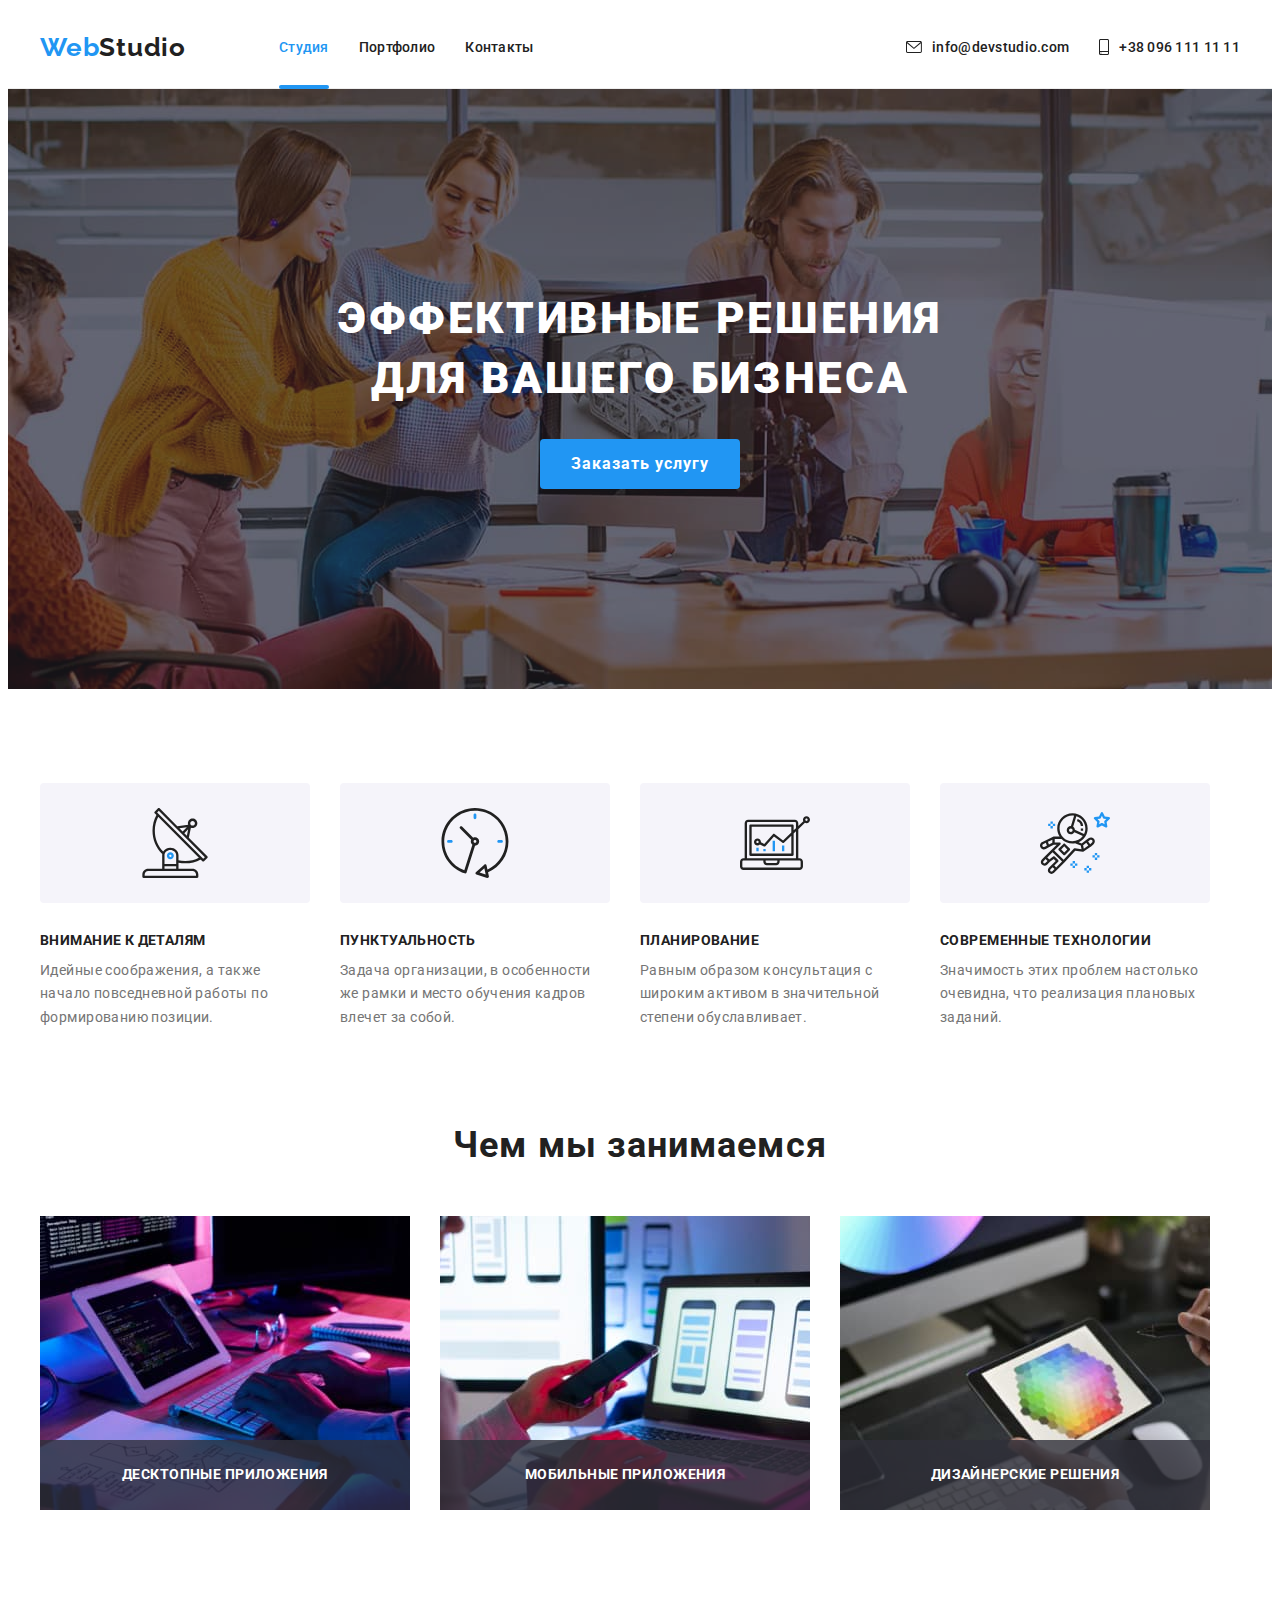
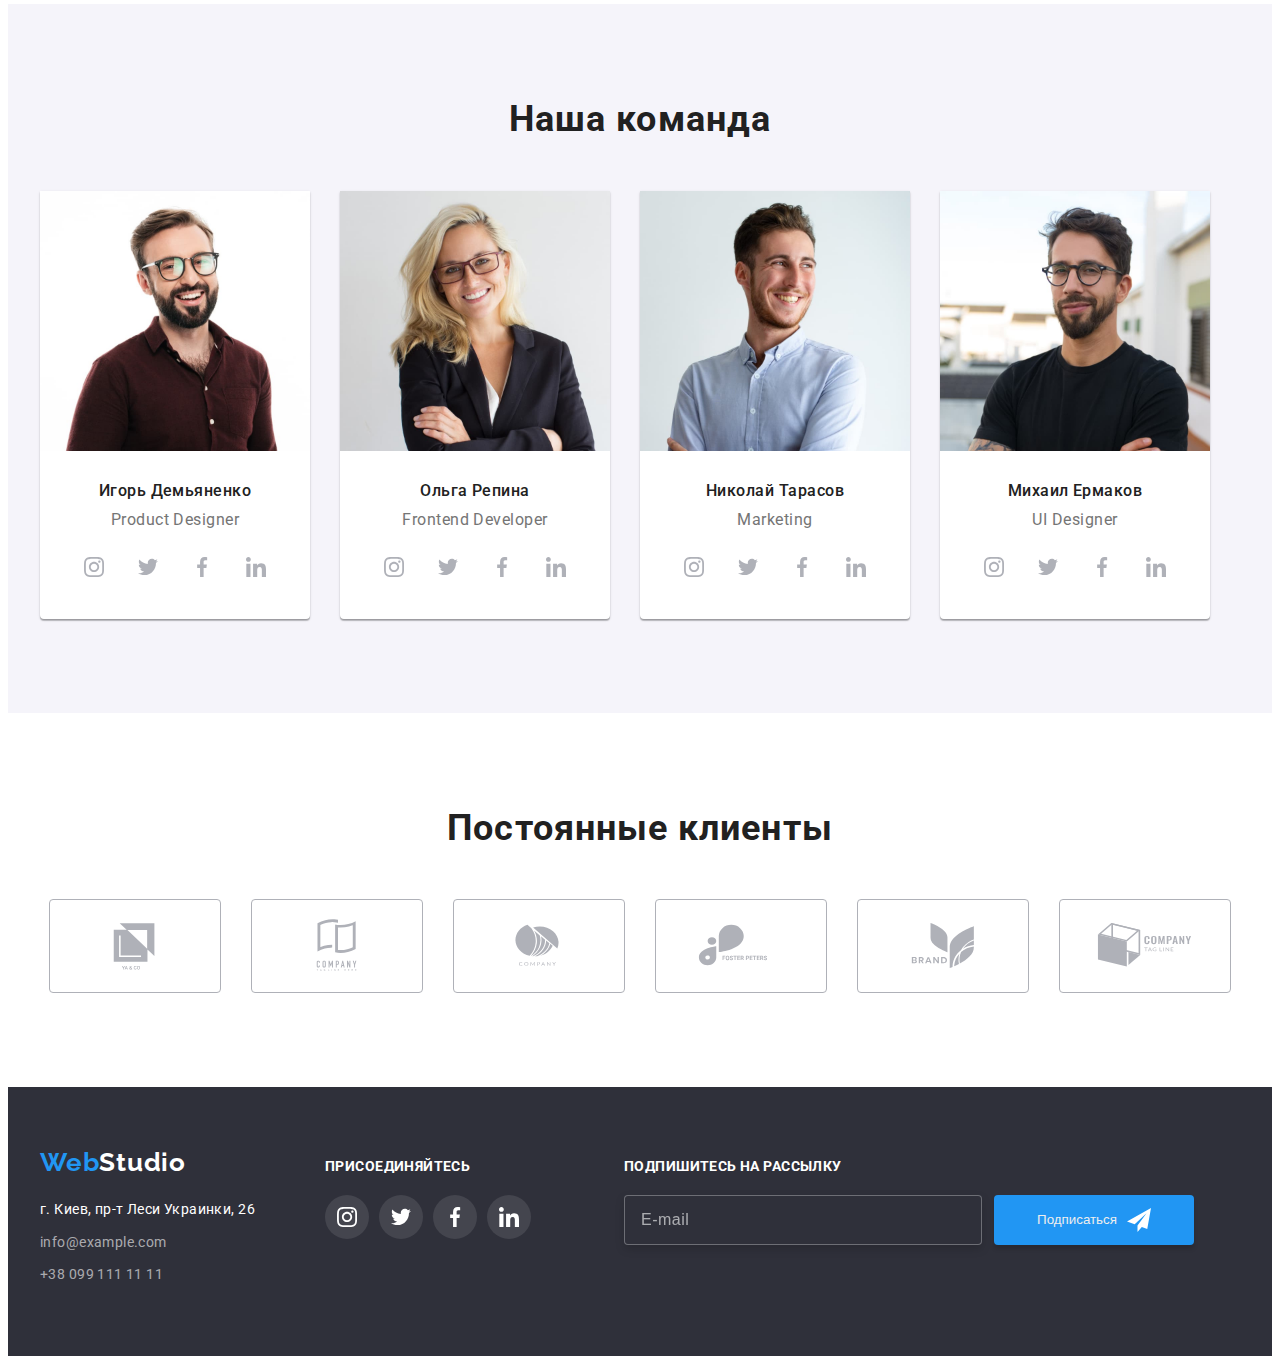
<file: index.html>
<!DOCTYPE html>
<html lang="ru">
  <head>
    <meta charset="UTF-8" />
    <meta http-equiv="X-UA-Compatible" content="IE=edge" />
    <meta name="viewport" content="width=device-width, initial-scale=1.0" />
    <title lang="en">Web Studio</title>
    <link
      rel="stylesheet"
      href="https://cdnjs.cloudflare.com/ajax/libs/modern-normalize/1.1.0/modern-normalize.min.css"
      integrity="sha512-wpPYUAdjBVSE4KJnH1VR1HeZfpl1ub8YT/NKx4PuQ5NmX2tKuGu6U/JRp5y+Y8XG2tV+wKQpNHVUX03MfMFn9Q=="
      crossorigin="anonymous"
      referrerpolicy="no-referrer"
    />
    <!-- <link href="./css/styles.css" rel="stylesheet" /> -->
    <!-- <link href="./css/main.css" rel="stylesheet" /> -->
    <link href="./css/main.min.css" rel="stylesheet" />
    <link rel="preconnect" href="https://fonts.googleapis.com" />
    <link rel="preconnect" href="https://fonts.gstatic.com" crossorigin />
    <link
      href="https://fonts.googleapis.com/css2?family=Raleway:wght@700&family=Roboto:wght@400;500;700;900&display=swap"
      rel="stylesheet"
    />
  </head>
  <body>
    <header class="header header--padding">
      <div class="container">
        <nav class="navigation">
          <a href="./index.html" lang="en" class="logo header__logo--right link"
            ><span class="web--blue">Web</span><span class="studio--black">Studio</span></a
          >
          <ul class="menu">
            <li class="menu__item list">
              <div class="menu-studio__link--relative">
                <a href="./index.html" class="menu-studio__link link">Студия</a>
              </div>
            </li>
            <li class="menu__item list">
              <a href="./portfolio.html" class="link">Портфолио</a>
            </li>
            <li class="menu__item list">
              <a href="#footer-address" class="link">Контакты</a>
            </li>
          </ul>
        </nav>
        <ul class="contacts contacts-header--left link">
          <li class="menu__item list">
            <a href="mailto:info@devstudio.com" class="menu__link link"
              ><svg width="16" height="12" class="menu__icon menu__icon--right">
                <use href="./images/icons.svg#icon-envelope"></use></svg
              >info@devstudio.com</a
            >
          </li>
          <li class="menu__item list">
            <a href="tel:+380961111111" class="menu__link link"
              ><svg width="10" height="16" class="menu__icon menu__icon--right">
                <use href="./images/icons.svg#icon-smartphone"></use></svg
              >+38 096 111 11 11</a
            >
          </li>
        </ul>
      </div>
    </header>
    <main class="main">
      <!--Зробити замовлення-->
      <section class="hero hero--padding section">
        <div class="container">
          <h1 class="hero__title hero__title--margin">
            Эффективные решения <br />
            для вашего бизнеса
          </h1>
          <button type="button" class="hero__btn button" data-modal-open>Заказать услугу</button>
        </div>
      </section>
      <!--Переваги-->
      <section class="section">
        <div class="benefits container">
          <!-- <h2 class="main-benefits-title">Переваги</h2> -->
          <ul class="benefits__list">
            <li class="benefits__item list">
              <div class="benefits__bg benefits__bg--bottom">
                <svg width="70" height="70">
                  <use href="./images/icons.svg#icon-antenna"></use>
                </svg>
              </div>
              <div class="benefits__field">
                <h3 class="benefits__title benefits__title--bottom">Внимание к деталям</h3>
                <p class="benefits__text">
                  Идейные соображения, а также начало повседневной работы по формированию позиции.
                </p>
              </div>
            </li>
            <li class="benefits__item list">
              <div class="benefits__bg benefits__bg--bottom">
                <svg width="70" height="70">
                  <use href="./images/icons.svg#icon-clock"></use>
                </svg>
              </div>
              <div class="benefits__field">
                <h3 class="benefits__title benefits__title--bottom">Пунктуальность</h3>
                <p class="benefits__text">
                  Задача организации, в особенности же рамки и место обучения кадров влечет за
                  собой.
                </p>
              </div>
            </li>
            <li class="benefits__item list">
              <div class="benefits__bg benefits__bg--bottom">
                <svg width="70" height="70">
                  <use href="./images/icons.svg#icon-diagram"></use>
                </svg>
              </div>
              <div class="benefits__field">
                <h3 class="benefits__title benefits__title--bottom">Планирование</h3>
                <p class="benefits__text">
                  Равным образом консультация с широким активом в значительной степени
                  обуславливает.
                </p>
              </div>
            </li>
            <li class="benefits__item list">
              <div class="benefits__bg benefits__bg--bottom">
                <svg width="70" height="70">
                  <use href="./images/icons.svg#icon-astronaut"></use>
                </svg>
              </div>
              <div class="benefits__field">
                <h3 class="benefits__title benefits__title--bottom">Современные технологии</h3>
                <p class="benefits__text">
                  Значимость этих проблем настолько очевидна, что реализация плановых заданий.
                </p>
              </div>
            </li>
          </ul>
        </div>
        <!--Про нас-->
        <div class="about container">
          <h2 class="about__title about__title--bottom">Чем мы занимаемся</h2>
          <ul class="about__list">
            <li class="about__item list">
              <div class="about__field">
                <img src="./images/box_1.jpg" alt="планшет клавіатура малюнок" width="370" />
                <h3 class="about__text">Десктопные приложения</h3>
              </div>
            </li>
            <li class="about__item list">
              <div class="about__field">
                <img src="./images/box_2.jpg" alt="ноутбук телефон в в руках" width="370" />
                <h3 class="about__text">Мобильные приложения</h3>
              </div>
            </li>
            <li class="about__item list">
              <div class="about__field">
                <img src="./images/box_3.jpg" alt="планшет в руках" width="370" />
                <h3 class="about__text">Дизайнерские решения</h3>
              </div>
            </li>
          </ul>
        </div>
      </section>
      <!--Наша команда-->
      <section class="team section">
        <div class="container">
          <h2 class="team__title">Наша команда</h2>
          <ul class="team__list">
            <li class="team__item list">
              <img src="./images/foto_demjanenko.jpg" alt="фото Игорь Демяненко" width="270" />
              <div class="team-field">
                <h3 class="team-field__title team-field__title--bottom">Игорь Демьяненко</h3>
                <p lang="en" class="team-field__text team-field__text--bottom">Product Designer</p>
                <ul class="team-social">
                  <li class="team-social__item list">
                    <a href="" class="team-social__link"
                      ><svg class="team-social__icon" width="20" height="20">
                        <use href="./images/icons.svg#icon-instagram"></use>
                      </svg>
                    </a>
                  </li>
                  <li class="team-social__item list">
                    <a href="" class="team-social__link"
                      ><svg class="team-social__icon" width="20" height="20">
                        <use href="./images/icons.svg#icon-twitter"></use>
                      </svg>
                    </a>
                  </li>
                  <li class="team-social__item list">
                    <a href="" class="team-social__link"
                      ><svg class="team-social__icon" width="20" height="20">
                        <use href="./images/icons.svg#icon-facebook"></use>
                      </svg>
                    </a>
                  </li>
                  <li class="team-social__item list">
                    <a href="" class="team-social__link"
                      ><svg class="team-social__icon" width="20" height="20">
                        <use href="./images/icons.svg#icon-linkedin"></use>
                      </svg>
                    </a>
                  </li>
                </ul>
              </div>
            </li>
            <li class="team__item list">
              <img src="./images/foto_repina.jpg" alt="фото Ольга Репина" width="270" />
              <div class="team-field">
                <h3 class="team-field__title team-field__title--bottom">Ольга Репина</h3>
                <p lang="en" class="team-field__text team-field__text--bottom">
                  Frontend Developer
                </p>
                <ul class="team-social">
                  <li class="team-social__item list">
                    <a href="" class="team-social__link"
                      ><svg class="team-social__icon" width="20" height="20">
                        <use href="./images/icons.svg#icon-instagram"></use>
                      </svg>
                    </a>
                  </li>
                  <li class="team-social__item list">
                    <a href="" class="team-social__link"
                      ><svg class="team-social__icon" width="20" height="20">
                        <use href="./images/icons.svg#icon-twitter"></use>
                      </svg>
                    </a>
                  </li>
                  <li class="team-social__item list">
                    <a href="" class="team-social__link"
                      ><svg class="team-social__icon" width="20" height="20">
                        <use href="./images/icons.svg#icon-facebook"></use>
                      </svg>
                    </a>
                  </li>
                  <li class="team-social__item list">
                    <a href="" class="team-social__link"
                      ><svg class="team-social__icon" width="20" height="20">
                        <use href="./images/icons.svg#icon-linkedin"></use>
                      </svg>
                    </a>
                  </li>
                </ul>
              </div>
            </li>
            <li class="team__item list">
              <img src="./images/foto_tarasov.jpg" alt="фото Николай Тарасов" width="270" />
              <div class="team-field">
                <h3 class="team-field__title team-field__title--bottom">Николай Тарасов</h3>
                <p lang="en" class="team-field__text team-field__text--bottom">Marketing</p>
                <ul class="team-social">
                  <li class="team-social__item list">
                    <a href="" class="team-social__link"
                      ><svg class="team-social__icon" width="20" height="20">
                        <use href="./images/icons.svg#icon-instagram"></use>
                      </svg>
                    </a>
                  </li>
                  <li class="team-social__item list">
                    <a href="" class="team-social__link"
                      ><svg class="team-social__icon" width="20" height="20">
                        <use href="./images/icons.svg#icon-twitter"></use>
                      </svg>
                    </a>
                  </li>
                  <li class="team-social__item list">
                    <a href="" class="team-social__link"
                      ><svg class="team-social__icon" width="20" height="20">
                        <use href="./images/icons.svg#icon-facebook"></use>
                      </svg>
                    </a>
                  </li>
                  <li class="team-social__item list">
                    <a href="" class="team-social__link"
                      ><svg class="team-social__icon" width="20" height="20">
                        <use href="./images/icons.svg#icon-linkedin"></use>
                      </svg>
                    </a>
                  </li>
                </ul>
              </div>
            </li>
            <li class="team__item list">
              <img src="./images/foto_ermakov.jpg" alt="фото Михаил Ермаков" width="270" />
              <div class="team-field">
                <h3 class="team-field__title team-field__title--bottom">Михаил Ермаков</h3>
                <p lang="en" class="team-field__text team-field__text--bottom">UI Designer</p>
                <ul class="team-social">
                  <li class="team-social__item list">
                    <a href="" class="team-social__link"
                      ><svg class="team-social__icon" width="20" height="20">
                        <use href="./images/icons.svg#icon-instagram"></use>
                      </svg>
                    </a>
                  </li>
                  <li class="team-social__item list">
                    <a href="" class="team-social__link"
                      ><svg class="team-social__icon" width="20" height="20">
                        <use href="./images/icons.svg#icon-twitter"></use>
                      </svg>
                    </a>
                  </li>
                  <li class="team-social__item list">
                    <a href="" class="team-social__link"
                      ><svg class="team-social__icon" width="20" height="20">
                        <use href="./images/icons.svg#icon-facebook"></use>
                      </svg>
                    </a>
                  </li>
                  <li class="team-social__item list">
                    <a href="" class="team-social__link"
                      ><svg class="team-social__icon" width="20" height="20">
                        <use href="./images/icons.svg#icon-linkedin"></use>
                      </svg>
                    </a>
                  </li>
                </ul>
              </div>
            </li>
          </ul>
        </div>
      </section>
      <!--Постійні клієнти-->
      <section class="client section">
        <div class="container">
          <h2 class="client__title client__title--bottom">Постоянные клиенты</h2>
          <ul class="client__list">
            <li class="client__item list">
              <a href="" class="client__link"
                ><svg width="106" height="60" class="client__icon">
                  <use href="./images/icons.svg#icon-logo-ya-co"></use></svg
              ></a>
            </li>
            <li class="client__item list">
              <a href="" class="client__link"
                ><svg width="106" height="60" class="client__icon">
                  <use href="./images/icons.svg#icon-logo-company-tagline-here"></use></svg
              ></a>
            </li>
            <li class="client__item list">
              <a href="" class="client__link"
                ><svg width="106" height="60" class="client__icon">
                  <use href="./images/icons.svg#icon-logo-company"></use></svg
              ></a>
            </li>
            <li class="client__item list">
              <a href="" class="client__link"
                ><svg width="106" height="60" class="client__icon">
                  <use href="./images/icons.svg#icon-logo-foster-peters"></use></svg
              ></a>
            </li>
            <li class="client__item list">
              <a href="" class="client__link"
                ><svg width="106" height="60" class="client__icon">
                  <use href="./images/icons.svg#icon-logo-brand"></use></svg
              ></a>
            </li>
            <li class="client__item list">
              <a href="" class="client__link"
                ><svg width="106" height="60" class="client__icon">
                  <use href="./images/icons.svg#icon-logo-conpany-tagline"></use></svg
              ></a>
            </li>
          </ul>
        </div>
      </section>
    </main>
    <footer class="footer footer--padding">
      <div class="container footer-container">
        <div class="footer-container--left">
          <a href="./index.html" lang="en" class="logo link"
            ><span class="web--blue">Web</span><span class="studio--white">Studio</span></a
          >
          <address class="address--top" id="footer-address">
            <p class="address__text address">г. Киев, пр-т Леси Украинки, 26</p>
            <ul class="address__list">
              <li class="address__item--bottom list">
                <a href="mailto:info@example.com" class="address__link link">info@example.com</a>
              </li>
              <li class="address__item--bottom list">
                <a href="tel:+380991111111" class="address__link link">+38 099 111 11 11</a>
              </li>
            </ul>
          </address>
        </div>
        <div class="footer-social">
          <h3 class="footer-social__titel footer-social__titel--bottom">присоединяйтесь</h3>
          <ul class="footer-social__menu">
            <li class="footer-social__item list">
              <a href="" class="footer-social__link"
                ><svg class="footer-social__icon" width="20" height="20">
                  <use href="./images/icons.svg#icon-instagram"></use>
                </svg>
              </a>
            </li>
            <li class="footer-social__item list">
              <a href="" class="footer-social__link"
                ><svg class="footer-social__icon" width="20" height="20">
                  <use href="./images/icons.svg#icon-twitter"></use>
                </svg>
              </a>
            </li>
            <li class="footer-social__item list">
              <a href="" class="footer-social__link"
                ><svg class="footer-social__icon" width="20" height="20">
                  <use href="./images/icons.svg#icon-facebook"></use>
                </svg>
              </a>
            </li>
            <li class="footer-social__item list">
              <a href="" class="footer-social__link"
                ><svg class="footer-social__icon" width="20" height="20">
                  <use href="./images/icons.svg#icon-linkedin"></use>
                </svg>
              </a>
            </li>
          </ul>
        </div>
        <form class="footer-form">
          <div class="footer-field">
            <p class="footer-field__title footer-field__title--bottom">Подпишитесь на рассылку</p>
            <input
              type="email"
              name="email"
              placeholder="E-mail"
              class="footer__input footer__input--padding"
              required
            />
          </div>
          <button type="submit" class="footer-btn">
            <span class="footer-btn__title">Подписаться</span>
            <svg class="footer-btn__logo" width="24" height="24">
              <use href="./images/icons.svg#icon-icon-send"></use>
            </svg>
          </button>
        </form>
      </div>
    </footer>
    <!--Модальне вікно-->
    <div class="backdrop is-hidden" data-modal>
      <div class="modal modal--padding">
        <button type="button" class="modal-btn-close" data-modal-close>
          <svg width="" height="" class="modal-btn-close__icon">
            <use href="./images/icons.svg#icon-close-black-18dp"></use>
          </svg>
        </button>
        <p class="modal__title modal__title--bottom">Оставьте свои данные, мы вам перезвоним</p>
        <form class="modal-form">
          <label for="name" class="modal-form__label person"
            ><span class="modal-form__title">Имя</span>
          </label>
          <div class="modal-form-wrap modal-form-wrap--top">
            <input type="text" name="name" id="name" class="modal-form__input person" />
            <svg class="modal-form__icon person" width="18" height="18">
              <use href="./images/icons.svg#icon-person-black-18dp"></use>
            </svg>
          </div>
          <label for="tel" class="modal-form__label tel"
            ><span class="modal-form__title">Телефон</span>
          </label>
          <div class="modal-form-wrap">
            <input type="tel" name="tel" id="tel" class="modal-form__input tel" required />
            <svg class="modal-form__icon tel" width="18" height="18">
              <use href="./images/icons.svg#icon-phone-black-18dp"></use>
            </svg>
          </div>
          <label for="email" class="modal-form__label email"
            ><span class="modal-form__title">Почта</span>
          </label>
          <div class="modal-form-wrap">
            <input type="email" name="email" id="email" class="modal-form__input email" required />
            <svg class="modal-form__icon email" width="18" height="18">
              <use href="./images/icons.svg#icon-email-black-18dp"></use>
            </svg>
          </div>
          <label for="comments" class="modal-form__label comments"
            ><span class="modal-form__title">Комментарий</span>
          </label>
          <div class="modal-form-wrap">
            <textarea
              placeholder="Введите текст"
              id="comments"
              class="modal-form__input comments"
            ></textarea>
          </div>
          <label for="submit" class="modal-checkbox">
            <input
              type="checkbox"
              name="policy"
              value="policy"
              id="submit"
              class="modal-checkbox__quadro"
              required
            />
            <svg class="modal-checkbox__icon" width="16" height="15">
              <use href="./images/icons.svg#icon-check"></use>
            </svg>
            <span class="modal-checkbox__text">
              Соглашаюсь с рассылкой и принимаю <a href="">Условия договора</a>
            </span>
          </label>
          <button type="submit" class="modal-btn-send">Отправить</button>
        </form>
      </div>
    </div>
    <script src="./js/modal.js"></script>
  </body>
</html>
</file>
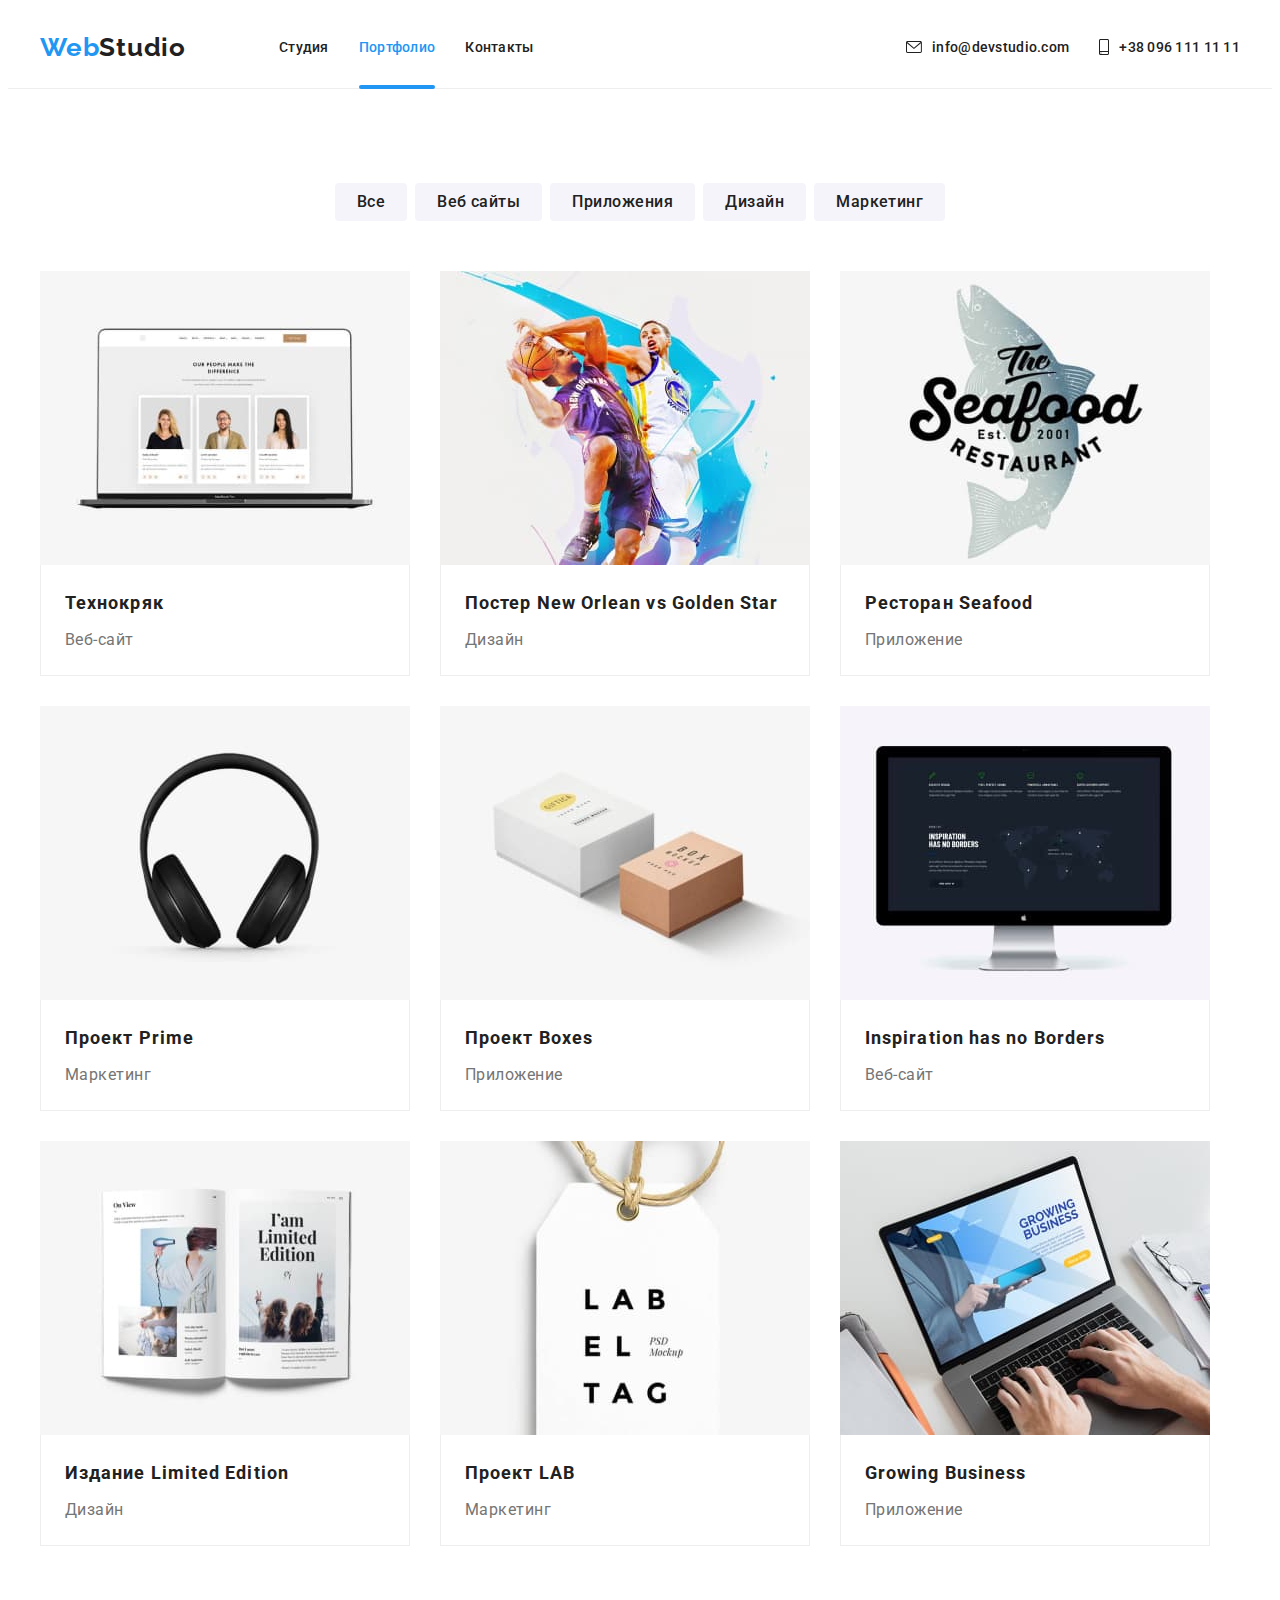
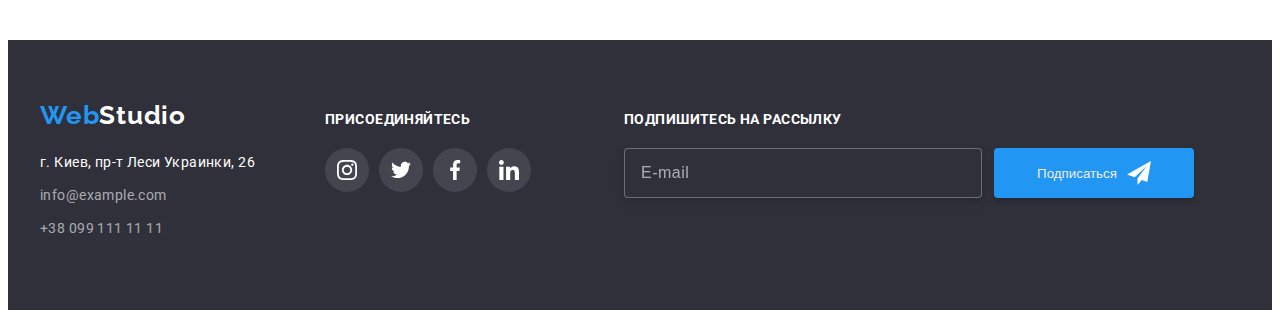
<file: portfolio.html>
<!DOCTYPE html>
<html lang="ru">
  <head>
    <meta charset="UTF-8" />
    <meta http-equiv="X-UA-Compatible" content="IE=edge" />
    <meta name="viewport" content="width=device-width, initial-scale=1.0" />
    <title lang="en">Web Studio</title>
    <link
      rel="stylesheet"
      href="https://cdnjs.cloudflare.com/ajax/libs/modern-normalize/1.1.0/modern-normalize.min.css"
      integrity="sha512-wpPYUAdjBVSE4KJnH1VR1HeZfpl1ub8YT/NKx4PuQ5NmX2tKuGu6U/JRp5y+Y8XG2tV+wKQpNHVUX03MfMFn9Q=="
      crossorigin="anonymous"
      referrerpolicy="no-referrer"
    />
    <!-- <link href="./css/styles.css" rel="stylesheet" /> -->
    <!-- <link href="./css/main.css" rel="stylesheet" /> -->
    <link href="./css/main.min.css" rel="stylesheet" />
    <link rel="preconnect" href="https://fonts.googleapis.com" />
    <link rel="preconnect" href="https://fonts.gstatic.com" crossorigin />
    <link
      href="https://fonts.googleapis.com/css2?family=Raleway:wght@700&family=Roboto:wght@400;500;700;900&display=swap"
      rel="stylesheet"
    />
  </head>
  <body>
    <header class="header header--padding">
      <div class="container">
        <nav class="navigation">
          <a href="./index.html" lang="en" class="logo header__logo--right link"
            ><span class="web--blue">Web</span><span class="studio--black">Studio</span></a
          >
          <ul class="menu">
            <li class="menu__item list">
              <a href="./index.html" class="link">Студия</a>
            </li>
            <li class="menu__item list">
              <div class="menu-portfolio__link--relative">
                <a href="./portfolio.html" class="menu-portfolio__link link">Портфолио</a>
              </div>
            </li>
            <li class="menu__item list">
              <a href="#footer-address" class="link">Контакты</a>
            </li>
          </ul>
        </nav>
        <ul class="contacts contacts-header--left link">
          <li class="menu__item list">
            <a href="mailto:info@devstudio.com" class="menu__link link"
              ><svg width="16" height="12" class="menu__icon menu__icon--right">
                <use href="./images/icons.svg#icon-envelope"></use></svg
              >info@devstudio.com</a
            >
          </li>
          <li class="menu__item list">
            <a href="tel:+380961111111" class="menu__link link"
              ><svg width="10" height="16" class="menu__icon menu__icon--right">
                <use href="./images/icons.svg#icon-smartphone"></use></svg
              >+38 096 111 11 11</a
            >
          </li>
        </ul>
      </div>
    </header>
    <main class="main">
      <!--Портфоліо-->
      <section class="portfolio section">
        <div class="container">
          <!-- <h1 class="visualy-hidden">Портфолио</h1> -->
          <ul class="portfolio-btn__list portfolio-btn__list--bottom">
            <li class="portfolio-btn__item list">
              <button type="button" class="portfolio__btn button">Все</button>
            </li>
            <li class="portfolio-btn__item list">
              <button type="button" class="portfolio__btn button">Веб сайты</button>
            </li>
            <li class="portfolio-btn__item list">
              <button type="button" class="portfolio__btn button">Приложения</button>
            </li>
            <li class="portfolio-btn__item list">
              <button type="button" class="portfolio__btn button">Дизайн</button>
            </li>
            <li class="portfolio-btn__item list">
              <button type="button" class="portfolio__btn button">Маркетинг</button>
            </li>
          </ul>
          <ul class="portfolio-project__list">
            <li class="portfolio-project__item list">
              <a href="" class="portfolio-project__link link">
                <div class="portfolio-project__card">
                  <img src="./images/tehnokrjak.jpg" alt="Технокряк" width="370" />
                  <div class="portfolio-project__text portfolio-project__text--padding">
                    <p>
                      Ресурс предлагает комплексные предложения с разным уровнем функционала и
                      сервисов. Все это позволит посетителю получить исчерпывающие сведения о
                      компании или частном лице.
                    </p>
                  </div>
                </div>
                <div class="portfolio-project__border">
                  <h2 class="portfolio-project__title portfolio-project__title--bottom">
                    Технокряк
                  </h2>
                  <p class="portfolio-project__name">Веб-сайт</p>
                </div>
              </a>
            </li>
            <li class="portfolio-project__item list">
              <a href="" class="portfolio-project__link link">
                <div class="portfolio-project__card">
                  <img
                    src="./images/new_orlean.jpg"
                    alt="Постер New Orlean vs Golden Star"
                    width="370"
                  />
                  <div class="portfolio-project__text portfolio-project__text--padding">
                    <p>
                      Ресурс предлагает комплексные предложения с разным уровнем функционала и
                      сервисов. Все это позволит посетителю получить исчерпывающие сведения о
                      компании или частном лице.
                    </p>
                  </div>
                </div>
                <div class="portfolio-project__border">
                  <h2 class="portfolio-project__title portfolio-project__title--bottom">
                    Постер New Orlean vs Golden Star
                  </h2>
                  <p class="portfolio-project__name">Дизайн</p>
                </div>
              </a>
            </li>
            <li class="portfolio-project__item list">
              <a href="" class="portfolio-project__link link">
                <div class="portfolio-project__card">
                  <img src="./images/seafood.jpg" alt="Ресторан Seafood" width="370" />
                  <div class="portfolio-project__text portfolio-project__text--padding">
                    <p>
                      Ресурс предлагает комплексные предложения с разным уровнем функционала и
                      сервисов. Все это позволит посетителю получить исчерпывающие сведения о
                      компании или частном лице.
                    </p>
                  </div>
                </div>
                <div class="portfolio-project__border">
                  <h2 class="portfolio-project__title portfolio-project__title--bottom">
                    Ресторан Seafood
                  </h2>
                  <p class="portfolio-project__name">Приложение</p>
                </div>
              </a>
            </li>
            <li class="portfolio-project__item list">
              <a href="" class="portfolio-project__link link">
                <div class="portfolio-project__card">
                  <img src="./images/prime.jpg" alt="Проект Prime" width="370" />
                  <div class="portfolio-project__text portfolio-project__text--padding">
                    <p>
                      Ресурс предлагает комплексные предложения с разным уровнем функционала и
                      сервисов. Все это позволит посетителю получить исчерпывающие сведения о
                      компании или частном лице.
                    </p>
                  </div>
                </div>
                <div class="portfolio-project__border">
                  <h2 class="portfolio-project__title portfolio-project__title--bottom">
                    Проект Prime
                  </h2>
                  <p class="portfolio-project__name">Маркетинг</p>
                </div>
              </a>
            </li>
            <li class="portfolio-project__item list">
              <a href="" class="portfolio-project__link link">
                <div class="portfolio-project__card">
                  <img src="./images/boxes.jpg" alt="Проект Boxes" width="370" />
                  <div class="portfolio-project__text portfolio-project__text--padding">
                    <p>
                      Ресурс предлагает комплексные предложения с разным уровнем функционала и
                      сервисов. Все это позволит посетителю получить исчерпывающие сведения о
                      компании или частном лице.
                    </p>
                  </div>
                </div>
                <div class="portfolio-project__border">
                  <h2 class="portfolio-project__title portfolio-project__title--bottom">
                    Проект Boxes
                  </h2>
                  <p class="portfolio-project__name">Приложение</p>
                </div>
              </a>
            </li>
            <li class="portfolio-project__item list">
              <a href="" class="portfolio-project__link link">
                <div class="portfolio-project__card">
                  <img
                    src="./images/inspirations.jpg"
                    alt="Inspiration has no Borders"
                    width="370"
                  />
                  <div class="portfolio-project__text portfolio-project__text--padding">
                    <p>
                      Ресурс предлагает комплексные предложения с разным уровнем функционала и
                      сервисов. Все это позволит посетителю получить исчерпывающие сведения о
                      компании или частном лице.
                    </p>
                  </div>
                </div>
                <div class="portfolio-project__border">
                  <h2 class="portfolio-project__title portfolio-project__title--bottom">
                    Inspiration has no Borders
                  </h2>
                  <p class="portfolio-project__name">Веб-сайт</p>
                </div>
              </a>
            </li>
            <li class="portfolio-project__item list">
              <a href="" class="portfolio-project__link link">
                <div class="portfolio-project__card">
                  <img src="./images/edition.jpg" alt="Издание Limited Edition" width="370" />
                  <div class="portfolio-project__text portfolio-project__text--padding">
                    <p>
                      Ресурс предлагает комплексные предложения с разным уровнем функционала и
                      сервисов. Все это позволит посетителю получить исчерпывающие сведения о
                      компании или частном лице.
                    </p>
                  </div>
                </div>
                <div class="portfolio-project__border">
                  <h2 class="portfolio-project__title portfolio-project__title--bottom">
                    Издание Limited Edition
                  </h2>
                  <p class="portfolio-project__name">Дизайн</p>
                </div>
              </a>
            </li>
            <li class="portfolio-project__item list">
              <a href="" class="portfolio-project__link link">
                <div class="portfolio-project__card">
                  <img src="./images/lab.jpg" alt="Проект LAB" width="370" />
                  <div class="portfolio-project__text portfolio-project__text--padding">
                    <p>
                      Ресурс предлагает комплексные предложения с разным уровнем функционала и
                      сервисов. Все это позволит посетителю получить исчерпывающие сведения о
                      компании или частном лице.
                    </p>
                  </div>
                </div>
                <div class="portfolio-project__border">
                  <h2 class="portfolio-project__title portfolio-project__title--bottom">
                    Проект LAB
                  </h2>
                  <p class="portfolio-project__name">Маркетинг</p>
                </div>
              </a>
            </li>
            <li class="portfolio-project__item list">
              <a href="" class="portfolio-project__link link">
                <div class="portfolio-project__card">
                  <img src="./images/growing.jpg" alt="Growing Business" width="370" />
                  <div class="portfolio-project__text portfolio-project__text--padding">
                    <p>
                      Ресурс предлагает комплексные предложения с разным уровнем функционала и
                      сервисов. Все это позволит посетителю получить исчерпывающие сведения о
                      компании или частном лице.
                    </p>
                  </div>
                </div>
                <div class="portfolio-project__border">
                  <h2 class="portfolio-project__title portfolio-project__title--bottom">
                    Growing Business
                  </h2>
                  <p class="portfolio-project__name">Приложение</p>
                </div>
              </a>
            </li>
          </ul>
        </div>
      </section>
    </main>
    <footer class="footer footer--padding">
      <div class="container footer-container">
        <div class="footer-container--left">
          <a href="./index.html" lang="en" class="logo link"
            ><span class="web--blue">Web</span><span class="studio--white">Studio</span></a
          >
          <address class="address--top" id="footer-address">
            <p class="address__text address">г. Киев, пр-т Леси Украинки, 26</p>
            <ul class="address__list">
              <li class="address__item--bottom list">
                <a href="mailto:info@example.com" class="address__link link">info@example.com</a>
              </li>
              <li class="address__item--bottom list">
                <a href="tel:+380991111111" class="address__link link">+38 099 111 11 11</a>
              </li>
            </ul>
          </address>
        </div>
        <div class="footer-social">
          <h3 class="footer-social__titel footer-social__titel--bottom">присоединяйтесь</h3>
          <ul class="footer-social__menu">
            <li class="footer-social__item list">
              <a href="" class="footer-social__link"
                ><svg class="footer-social__icon" width="20" height="20">
                  <use href="./images/icons.svg#icon-instagram"></use>
                </svg>
              </a>
            </li>
            <li class="footer-social__item list">
              <a href="" class="footer-social__link"
                ><svg class="footer-social__icon" width="20" height="20">
                  <use href="./images/icons.svg#icon-twitter"></use>
                </svg>
              </a>
            </li>
            <li class="footer-social__item list">
              <a href="" class="footer-social__link"
                ><svg class="footer-social__icon" width="20" height="20">
                  <use href="./images/icons.svg#icon-facebook"></use>
                </svg>
              </a>
            </li>
            <li class="footer-social__item list">
              <a href="" class="footer-social__link"
                ><svg class="footer-social__icon" width="20" height="20">
                  <use href="./images/icons.svg#icon-linkedin"></use>
                </svg>
              </a>
            </li>
          </ul>
        </div>
        <form class="footer-form">
          <div class="footer-field">
            <p class="footer-field__title footer-field__title--bottom">Подпишитесь на рассылку</p>
            <input
              type="email"
              name="email"
              placeholder="E-mail"
              class="footer__input footer__input--padding"
              required
            />
          </div>
          <button type="submit" class="footer-btn">
            <span class="footer-btn__title">Подписаться</span>
            <svg class="footer-btn__logo" width="24" height="24">
              <use href="./images/icons.svg#icon-icon-send"></use>
            </svg>
          </button>
        </form>
      </div>
    </footer>
  </body>
</html>
</file>
<file: css/styles.css>
body {
  font-family: 'Roboto', sans-serif;
}
p,
h1,
h2,
h3,
h4,
h5,
h6 {
  margin: 0;
}

ul,
ul {
  padding-left: 0;
  margin: 0;
}

button {
  cursor: pointer;
}

img {
  display: block;
}

.link {
  text-decoration: none;
}

.list {
  list-style: none;
}

.container {
  width: 1200px;
  padding-left: 15px;
  padding-right: 15px;
  margin: 0 auto;
}

:root {
  --main-color: #212121;
  --second-color: #757575;
  --third-color: #ffffff;
  --fourth-color: #2196f3;
  --background-color: #2f303a;
  --hover-color: #2196f3;
  --transition-main: 250ms cubic-bezier(0.4, 0, 0.2, 1);
}

.section {
  padding-top: 94px;
  padding-bottom: 94px;
}

.visually-hidden {
  position: absolute;
  white-space: nowrap;
  width: 1px;
  height: 1px;
  overflow: hidden;
  border: 0;
  padding: 0;
  clip: rect(0 0 0 0);
  clip-path: inset(50%);
  margin: -1px;
}

/* -----------------------------HEADER---------------------------- */
.header {
  background-color: #ffffff;
  /* padding-top: 24px;
  padding-bottom: 25px; */
  border-bottom: 1px solid #eeeeee;
}

.header--padding {
  padding-top: 24px;
  padding-bottom: 25px;
}

.header .container {
  display: flex;
  align-items: center;
}

.navigation {
  display: flex;
  align-items: center;
}

.logo {
  font-family: 'Raleway';
  font-weight: 700;
  font-size: 26px;
  line-height: 1.19;
  letter-spacing: 0.03em;
}

.header__logo--right {
  /* font-family: 'Raleway';
  font-weight: 700;
  font-size: 26px;
  line-height: 1.19;
  letter-spacing: 0.03em; */
  margin-right: 93px;
}

.web--blue {
  color: var(--fourth-color);
}
.studio--black {
  color: var(--main-color);
}

.menu {
  font-weight: 500;
  font-size: 14px;
  line-height: 1.38;
  letter-spacing: 0.02em;
  color: var(--main-color);
  display: flex;
}

.menu-studio__link {
  color: var(--hover-color);
}

.menu-studio__link--relative {
  position: relative;
}

.menu-studio__link::after {
  content: '';
  position: absolute;
  display: block;
  /* left: 0;
  bottom: 0; */

  margin-top: 28px;
  width: 100%;
  height: 4px;
  background: #2196f3;
  border-radius: 2px;
}

.menu-portfolio__link {
  color: var(--hover-color);
}

.menu-portfolio__link--relative {
  position: relative;
}

.menu-portfolio__link::after {
  content: '';
  position: absolute;
  display: block;
  margin-top: 28px;
  width: 100%;
  height: 4px;
  background: #2196f3;
  border-radius: 2px;
}

.menu__item > a {
  color: var(--main-color);
  transition: color var(--transition-main);
}

.menu__item > a:hover,
.menu__item > a:focus {
  color: var(--hover-color);
}

.menu__item:not(:last-child) {
  margin-right: 30px;
}

.menu-studio__link:hover,
.menu-studio__link:focus {
  color: var(--hover-color);
}

.menu-portfolio__link:hover,
.menu-portfolio__link:focus {
  color: var(--hover-color);
}

.contacts {
  display: flex;
  /* margin-left: auto; */
}

.contacts-header--left {
  margin-left: auto;
}

.menu__link {
  font-weight: 500;
  font-size: 14px;
  line-height: 16px;
  letter-spacing: 0.02em;
  color: var(--second-color);
  display: flex;
  align-items: center;
  transition: color var(--transition-main);
}

.menu__link:hover,
.menu__link:focus {
  color: var(--hover-color);
}

.menu__icon {
  /* margin-right: 10px; */
  fill: currentColor;
}

.menu__icon--right {
  margin-right: 10px;
}

/* -----------------------------HERO---------------------------- */

.hero {
  background-image: url(../images/overlay-hero.png), url(../images/img-hero.jpg),
    url(../images/bg-hero.png);
  max-width: 1600px;
  margin: 0 auto;
  background-size: cover;
  background-repeat: no-repeat;
  background-position: center;
  /* padding-top: 200px;
  padding-bottom: 200px; */
}

.hero--padding {
  padding-top: 200px;
  padding-bottom: 200px;
}

.hero__title {
  font-weight: 900;
  font-size: 44px;
  line-height: 1.36;
  text-align: center;
  letter-spacing: 0.06em;
  text-transform: uppercase;
  color: var(--third-color);
  width: 696px;
  height: auto;
  /* margin-bottom: 30px;
  margin-left: auto;
  margin-right: auto; */
  display: block;
}

.hero__title--margin {
  margin-bottom: 30px;
  margin-left: auto;
  margin-right: auto;
}

.hero__btn {
  font-family: inherit;
  font-weight: 700;
  font-size: 16px;
  line-height: 1.88;
  text-align: center;
  letter-spacing: 0.06em;
  color: var(--third-color);
  background-color: var(--hover-color);
  width: 200px;
  height: 50px;
  border-radius: 4px;
  border: none;
  margin: 0 auto;
  display: block;
  transition: color var(--transition-main), background-color var(--transition-main);
}

.hero__btn:hover,
.hero__btn:focus {
  color: var(--main-color);
  background-color: #f5f4fa;
}

/* --------------------------------BENEFITS---------------------------- */

.benefits {
  margin-bottom: 94px;
}

/* .main-benefits-title {
  visibility: hidden;
} */

.benefits__list {
  display: flex;
}

.benefits__bg {
  display: flex;
  background-color: #f5f4fa;
  border-radius: 4px;
  width: 270px;
  height: 120px;
  justify-content: center;
  align-items: center;
  /* margin-bottom: 30px; */
}

.benefits__bg--bottom {
  margin-bottom: 30px;
}

.benefits__item {
  width: 270px;
}

.benefits__item:not(:last-child) {
  margin-right: 30px;
}

.benefits__title {
  font-weight: 700;
  font-size: 14px;
  line-height: 1.14;
  letter-spacing: 0.03em;
  text-transform: uppercase;
  color: var(--main-color);
  /* margin-bottom: 10px; */
}

.benefits__title--bottom {
  margin-bottom: 10px;
}

.benefits__text {
  font-size: 14px;
  line-height: 1.71;
  letter-spacing: 0.03em;
  color: var(--second-color);
}
/* --------------------------------ABOUT---------------------------- */

.about__title {
  font-weight: 700;
  font-size: 36px;
  line-height: 1.17;
  text-align: center;
  letter-spacing: 0.03em;
  color: var(--main-color);
  /* margin-bottom: 50px; */
}

.about__title--bottom {
  margin-bottom: 50px;
}

.about__list {
  display: flex;
  /* margin-left: -30px; */
  /* display: flex;
  justify-content: space-between; */
}
/* .main-services-item {
  flex-basis: culc((100% - 90px) / 3);
  margin-left: 30px;
} */

.about__item:not(:last-child) {
  margin-right: 30px;
}

.about__field {
  position: relative;
}

.about__text {
  position: absolute;
  bottom: 0;
  left: 0;
  font-weight: 700;
  font-size: 14px;
  line-height: 1.14;
  text-align: center;
  letter-spacing: 0.03em;
  text-transform: uppercase;
  display: flex;
  align-items: center;
  justify-content: center;
  color: #ffffff;
  background-color: rgba(47, 48, 58, 0.8);
  box-sizing: border-box;
  width: 370px;
  height: 70px;
}

/* --------------------------------TEAM---------------------------- */
.team.section {
  padding-bottom: 94px;
}

.team {
  background-color: #f5f4fa;
}
.team__title {
  font-weight: 700;
  font-size: 36px;
  line-height: 1.17;
  text-align: center;
  letter-spacing: 0.03em;
  color: var(--main-color);
  padding-top: 0px;
  margin-bottom: 50px;
}
.team__list {
  display: flex;

  /* margin-left: -30px; */
  /* justify-content: space-between; */
}

.team__item {
  /* flex-basis: culc((100% - 120px) / 4);
  margin-left: 30px; */

  width: 270px;
  background-color: #ffffff;
  box-shadow: 0px 1px 3px rgba(0, 0, 0, 0.12), 0px 1px 1px rgba(0, 0, 0, 0.14),
    0px 2px 1px rgba(0, 0, 0, 0.2);
  border-radius: 0px 0px 4px 4px;
}

.team__item:not(:last-child) {
  margin-right: 30px;
}

.team-field {
  padding-top: 30px;
  padding-bottom: 30px;
}

.team-field__title {
  font-weight: 500;
  font-size: 16px;
  line-height: 1.19;
  text-align: center;
  letter-spacing: 0.03em;
  color: var(--main-color);
  /* margin-bottom: 10px; */
}

.team-field__title--bottom {
  margin-bottom: 10px;
}

.team-field__text {
  font-size: 16px;
  line-height: 1.19;
  text-align: center;
  letter-spacing: 0.03em;
  color: var(--second-color);
  /* margin-bottom: 16px; */
}

.team-field__text--bottom {
  margin-bottom: 16px;
}

.team-social {
  display: flex;
  justify-content: center;
  align-items: center;
}

.team-social__item + .team-social__item {
  margin-left: 10px;
}

.team-social__link {
  width: 44px;
  height: 44px;
  border-radius: 50%;
  background-color: #ffffff;
  display: flex;
  justify-content: center;
  align-items: center;
  transition: background-color var(--transition-main);
}

.team-social__icon {
  fill: #afb1b8;
  transition: fill var(--transition-main);
}

.team-social__link:hover,
.team-social__link:focus {
  background-color: #2196f3;
}

.team-social__link:hover .icon-social,
.team-social__link:focus .icon-social {
  fill: #ffffff;
}

/* ------------------------------CLIENTS---------------------------- */

.client__title {
  font-weight: 700;
  font-size: 36px;
  line-height: 42px;
  text-align: center;
  letter-spacing: 0.03em;
  color: var(--main-color);
  padding-top: 0px;
  /* margin-bottom: 50px; */
}

.client__title--bottom {
  margin-bottom: 50px;
}

.client__list {
  display: flex;
  justify-content: center;
  align-items: center;
}

.client__item + .client__item {
  margin-left: 30px;
}

.client__link {
  display: flex;
  justify-content: center;
  align-items: center;
  width: 170px;
  height: 92px;
  border: 1px solid #afb1b8;
  border-radius: 4px;
  transition: border-color var(--transition-main);
}

.client__icon {
  fill: #afb1b8;
  transition: fill var(--transition-main);
}

.client__link:hover,
.client__link:focus {
  border-color: #2196f3;
}

.client__link:hover .client__icon,
.client__link:focus .client__icon {
  fill: #2196f3;
}

/* --------------------------------PORTFOLIO---------------------------- */

.portfolio.section {
  padding-bottom: 94px;
}

.portfolio-btn__list {
  display: flex;
  justify-content: center;
}

.portfolio-btn__item:not(:last-child) {
  margin-right: 8px;
}

.portfolio-btn__list--bottom {
  margin-bottom: 50px;
}

.portfolio__btn {
  font-family: inherit;
  font-weight: 500;
  font-size: 16px;
  line-height: 1.62;
  text-align: center;
  letter-spacing: 0.03em;
  color: var(--main-color);
  background-color: #f5f4fa;
  width: auto;
  height: 38px;
  border: none;
  border-radius: 4px;
  border-color: #f5f4fa;
  display: block;
  padding: 6px 22px;
  transition: color var(--transition-main), background-color var(--transition-main),
    box-shadow var(--transition-main);
}

.portfolio__btn:hover,
.portfolio__btn:focus {
  color: var(--third-color);
  background-color: var(--hover-color);
  box-shadow: 0px 3px 1px rgba(0, 0, 0, 0.1), 0px 1px 2px rgba(0, 0, 0, 0.08),
    0px 2px 2px rgba(0, 0, 0, 0.12);
}

.portfolio-project__list {
  display: flex;
  flex-wrap: wrap;
  margin-top: -30px;
  margin-left: -30px;
}

/* .main-portfolio-projects {
justify-content: space-between;
} */

.portfolio-project__item {
  /* flex-basis: calc((100% - 270px) / 9); */
  margin-left: 30px;
  margin-top: 30px;
}

.portfolio-project__link {
  display: block;
  transition: box-shadow var(--transition-main);
}

.portfolio-project__link:hover,
.portfolio-project__link:focus {
  box-shadow: 0px 1px 1px rgba(0, 0, 0, 0.12), 0px 4px 4px rgba(0, 0, 0, 0.06),
    1px 4px 6px rgba(0, 0, 0, 0.16);
}

.portfolio-project__card {
  position: relative;
  overflow: hidden;
}

.portfolio-project__link:hover .portfolio-project__text,
.portfolio-project__link:focus .portfolio-project__text {
  transform: translateY(0);
}

.portfolio-project__text {
  position: absolute;
  left: 0;
  bottom: 0;
  width: 100%;
  height: 100%;

  box-sizing: border-box;
  /* padding: 63px 24px; */

  font-weight: 400;
  font-size: 18px;
  line-height: 1.56;
  letter-spacing: 0.03em;

  color: #ffffff;
  background-color: rgba(33, 150, 243, 0.9);

  transform: translateY(100%);
  transition: transform var(--transition-main);
}

.portfolio-project__text--padding {
  padding: 63px 24px;
}

.portfolio-project__border {
  border-right: 1px solid #eeeeee;
  border-bottom: 1px solid #eeeeee;
  border-left: 1px solid #eeeeee;
  padding: 20px 24px;
}

.portfolio-project__title {
  font-weight: 700;
  font-size: 18px;
  line-height: 2;
  letter-spacing: 0.06em;
  color: var(--main-color);
  /* margin-bottom: 4px; */
}

.portfolio-project__title--bottom {
  margin-bottom: 4px;
}

.portfolio-project__name {
  font-size: 16px;
  line-height: 1.88;
  letter-spacing: 0.03em;
  color: var(--second-color);
}

/* -----------------------------FOOTER---------------------------- */
.footer {
  background-color: var(--background-color);
  /* padding-top: 60px;
  padding-bottom: 60px; */
}

.footer--padding {
  padding-top: 60px;
  padding-bottom: 60px;
}

.footer-container {
  display: flex;
  align-items: baseline;
}

.footer-container--left + .footer-social {
  margin-left: 70px;
}

/* .footer-logo {
  font-family: 'Raleway';
  font-weight: 700;
  font-size: 26px;
  line-height: 1.19;
  letter-spacing: 0.03em;
} */

/* .footer-web {
  color: var(--fourth-color);
} */

.logo {
  font-family: 'Raleway';
  font-weight: 700;
  font-size: 26px;
  line-height: 1.19;
  letter-spacing: 0.03em;
}

.web--blue {
  color: var(--fourth-color);
}

.studio--white {
  color: var(--third-color);
}

.address {
  font-style: normal;
}

.address--top {
  margin-top: 20px;
}

.address__text {
  font-size: 14px;
  line-height: 1.71;
  letter-spacing: 0.03em;
  color: #ffffff;
  margin-bottom: 9px;
}

.address__item--bottom {
  margin-bottom: 9px;
}

.address__link {
  font-size: 14px;
  line-height: 1.71;
  letter-spacing: 0.03em;
  color: rgba(255, 255, 255, 0.6);
  transition: color var(--transition-main);
}

.address__link:hover,
.address__link:focus {
  color: #ffffff;
}

.address__list {
  font-style: normal;
}

.footer-social__titel {
  font-weight: 700;
  font-size: 14px;
  line-height: 1.14;
  letter-spacing: 0.03em;
  text-transform: uppercase;
  color: #ffffff;
  /* margin-bottom: 20px; */
}

.footer-social__titel--bottom {
  margin-bottom: 20px;
}

.footer-social__menu {
  display: flex;
  align-items: center;
}

.footer-social__item + .footer-social__item {
  margin-left: 10px;
}

.footer-social__link {
  width: 44px;
  height: 44px;
  border-radius: 50%;
  background-color: rgba(255, 255, 255, 0.1);
  display: flex;
  justify-content: center;
  align-items: center;
  transition: background-color var(--transition-main);
}

.footer-social__icon {
  fill: #ffffff;
  transition: fill var(--transition-main);
}

.footer-social__link:hover,
.footer-social__link:focus {
  background-color: #afb1b8;
}

.footer-form {
  height: 86px;
  display: flex;
  align-items: flex-end;
}

.footer-social + .footer-form {
  margin-left: 93px;
}

.footer-field__title {
  font-weight: 700;
  font-size: 14px;
  line-height: 1.14;
  letter-spacing: 0.03em;
  text-transform: uppercase;
  color: #ffffff;
  /* margin-bottom: 20px; */
}

.footer-field__title--bottom {
  margin-bottom: 20px;
}

.footer__input {
  width: 358px;
  height: 50px;
  background: #2f303a;

  border: 1px solid rgba(255, 255, 255, 0.3);
  box-sizing: border-box;
  filter: drop-shadow(0px 4px 4px rgba(0, 0, 0, 0.15));
  border-radius: 4px;
  /* padding-top: 15px;
  padding-bottom: 15px;
  padding-left: 16px; */
}

.footer__input--padding {
  padding-top: 15px;
  padding-bottom: 15px;
  padding-left: 16px;
}

.footer__input::placeholder {
  font-weight: 400;
  font-size: 16px;
  line-height: 1.25;
  display: flex;
  align-items: center;
  letter-spacing: 0.03em;
  color: rgba(255, 255, 255, 0.6);
}

input.footer__input {
  font-weight: 400;
  font-size: 16px;
  line-height: 1.25;
  display: flex;
  align-items: center;
  letter-spacing: 0.03em;
  color: rgba(255, 255, 255, 0.6);
}

.footer-btn {
  width: 200px;
  height: 50px;

  background: #2196f3;
  box-shadow: 0px 4px 4px rgba(0, 0, 0, 0.15);
  border-radius: 4px;
  display: flex;
  justify-content: center;
  align-items: center;
  border: none;
}

.footer-field + .footer-btn {
  margin-left: 12px;
}

.footer-btn__title {
  color: #eeeeee;
  margin-right: 10px;
}

.footer-btn__logo {
  fill: #ffffff;
}

/* -----------------------------BACKDROP---------------------------- */

.backdrop {
  position: fixed;
  width: 100%;
  height: 100%;
  top: 0px;
  left: 0px;
  opacity: 1;
  visibility: visible;

  background: rgba(0, 0, 0, 0.2);
  transition: opacity var(--transition-main), background var(--transition-main),
    visibility var(--transition-main);
}

.backdrop.is-hidden {
  opacity: 0;
  pointer-events: none;
  visibility: hidden;
}

.backdrop.is-hidden .modal {
  opacity: 0;
  pointer-events: none;
  visibility: hidden;
  transform: translate(100%, 100%) scale(0.5);
}

.modal {
  position: absolute;
  width: 528px;
  min-height: 581px;
  top: 50%;
  left: 50%;

  background: #ffffff;
  box-shadow: 0px 1px 3px rgba(0, 0, 0, 0.12), 0px 1px 1px rgba(0, 0, 0, 0.14),
    0px 2px 1px rgba(0, 0, 0, 0.2);
  border-radius: 4px;
  transform: translate(-50%, -50%) scale(1);
  opacity: 1;
  transition: background-color var(--transition-main), box-shadow var(--transition-main),
    opacity var(--transition-main), transform var(--transition-main);
  /* padding: 40px; */
}

.modal--padding {
  padding: 40px;
}

.modal-btn-close {
  position: absolute;
  top: 8px;
  right: 8px;

  background: #ffffff;
  border: 1px solid rgba(0, 0, 0, 0.1);
  border-radius: 50%;
  width: 30px;
  height: 30px;

  padding: 6px;
  display: flex;
  justify-content: center;
  align-items: center;
}

.modal-btn-close__icon {
  fill: #000000;
  width: 18px;
  height: 18px;
  transition: fill var(--transition-main);
}

.modal-btn-close:hover .modal-btn-close__icon,
.modal-btn-close:focus .modal-btn-close__icon {
  fill: #2196f3;
}

.modal__title {
  font-weight: 700;
  font-size: 20px;
  line-height: 1.15;
  text-align: center;
  letter-spacing: 0.03em;

  color: #212121;
  /* margin-bottom: 12px; */
}

.modal__title--bottom {
  margin-bottom: 12px;
}

.modal-form {
  display: flex;
  flex-direction: column;
}

.modal-form__label ~ .modal-form__label {
  margin-top: 10px;
}

.modal-form__title {
  font-weight: 400;
  font-size: 12px;
  line-height: 1.17;
  letter-spacing: 0.01em;
  color: #757575;
}

.modal-form-wrap {
  position: relative;
  margin-top: 4px;
}

.modal-form__input.comments::placeholder {
  font-weight: 400;
  font-size: 12px;
  line-height: 1.17;
  letter-spacing: 0.01em;
  color: rgba(117, 117, 117, 0.5);
}

.modal-form__input {
  display: flex;
  width: 100%;
  height: 40px;
  display: flex;
  cursor: pointer;
  border: 1px solid;
  border-color: rgba(33, 33, 33, 0.2);
  box-sizing: border-box;
  border-radius: 4px;
  padding-left: 42px;

  outline: none;
  transition: border-color var(--transition-main);
}

.modal-form__input:hover,
.modal-form__input:focus {
  border-color: #2196f3;
}

.modal-form__icon {
  fill: #212121;
  transition: fill var(--transition-main);
}

.modal-form__input:hover + .modal-form__icon,
.modal-form__input:focus + .modal-form__icon {
  fill: #2196f3;
}

.modal-form__icon {
  position: absolute;
  top: 50%;
  left: 12px;
  transform: translateY(-50%);
}

.modal-form__input.comments {
  padding: 12px 16px;
  width: 448px;
  height: 120px;
  resize: none;
}

.modal-checkbox {
  position: relative;
  display: flex;
  justify-content: center;
  align-items: baseline;
  margin-top: 20px;
  margin-bottom: 30px;
  margin-left: auto;
  margin-right: auto;
  cursor: pointer;
}

.modal-checkbox__quadro {
  -moz-appearance: none;
  -webkit-appearance: none;
  appearance: none;
  position: absolute;
}

.modal-checkbox__icon {
  display: flex;
  justify-content: center;
  align-items: center;
  fill: #ffffff;
  border: 2px solid #212121;
  border-radius: 2px;
  transition: fill var(--transition-main), border-color var(--transition-main);
}

/* --Alternative checkbox-- */
/* .modal-text-checkbox::before {
  content: '';
  width: 16px;
  height: 15px;
  border: 2px solid;
  border-radius: 3px;
  margin-right: 5px;
} */

/* .modal-quadro-checkbox:checked ~ .modal-text-checkbox::before {
  background: #2196f3;
  border: none;
  background-image: url(../images/icons.svg#icon-check);
  background-repeat: no-repeat;
  background-position: center;
} */

.modal-checkbox__quadro:checked + .modal-checkbox__icon {
  fill: #ffffff;
  background: #2196f3;
  border: 2px solid #2196f3;
  border-radius: 2px;
}

.modal-checkbox__quadro:hover + .modal-checkbox__icon,
.modal-checkbox__quadro:focus + .modal-checkbox__icon {
  border-color: #2196f3;
}

.modal-checkbox__text {
  font-weight: 400;
  font-size: 14px;
  line-height: 1.71;
  letter-spacing: 0.03em;
  color: #757575;
  margin-left: 7px;
}

.modal-checkbox__text a {
  color: #2196f3;
}
.modal-btn-send {
  width: 200px;
  height: 50px;
  color: #ffffff;
  background: #2196f3;
  box-shadow: 0px 4px 4px rgba(0, 0, 0, 0.15);
  border-radius: 4px;
  border: none;
  margin-left: auto;
  margin-right: auto;
}
</file>
<file: css/main.css>
body {
  font-family: "Roboto", sans-serif;
}

p,
h1,
h2,
h3,
h4,
h5,
h6 {
  margin: 0;
}

ul,
ul {
  padding-left: 0;
  margin: 0;
}

button {
  cursor: pointer;
}

img {
  display: block;
}

.link {
  text-decoration: none;
}

.list {
  list-style: none;
}

.container {
  width: 1200px;
  padding-left: 15px;
  padding-right: 15px;
  margin: 0 auto;
}

:root {
  --main-color: #212121;
  --second-color: #757575;
  --third-color: #ffffff;
  --fourth-color: #2196f3;
  --background-color: #2f303a;
  --hover-color: #2196f3;
  --transition-main: 250ms cubic-bezier(0.4, 0, 0.2, 1);
}

.section {
  padding-top: 94px;
  padding-bottom: 94px;
}

.visually-hidden {
  position: absolute;
  white-space: nowrap;
  width: 1px;
  height: 1px;
  overflow: hidden;
  border: 0;
  padding: 0;
  clip: rect(0 0 0 0);
  clip-path: inset(50%);
  margin: -1px;
}

.header {
  background-color: #ffffff;
  /* padding-top: 24px;
  padding-bottom: 25px; */
  border-bottom: 1px solid #eeeeee;
}

.header--padding {
  padding-top: 24px;
  padding-bottom: 25px;
}

.header .container {
  display: flex;
  align-items: center;
}

.navigation {
  display: flex;
  align-items: center;
}

.logo {
  font-family: "Raleway";
  font-weight: 700;
  font-size: 26px;
  line-height: 1.19;
  letter-spacing: 0.03em;
}

.header__logo--right {
  /* font-family: 'Raleway';
  font-weight: 700;
  font-size: 26px;
  line-height: 1.19;
  letter-spacing: 0.03em; */
  margin-right: 93px;
}

.web--blue {
  color: var(--fourth-color);
}

.studio--black {
  color: var(--main-color);
}

.menu {
  font-weight: 500;
  font-size: 14px;
  line-height: 1.38;
  letter-spacing: 0.02em;
  color: var(--main-color);
  display: flex;
}

.menu-studio__link {
  color: var(--hover-color);
}

.menu-studio__link--relative {
  position: relative;
}

.menu-studio__link::after {
  content: "";
  position: absolute;
  display: block;
  /* left: 0;
  bottom: 0; */
  margin-top: 28px;
  width: 100%;
  height: 4px;
  background: #2196f3;
  border-radius: 2px;
}

.menu-portfolio__link {
  color: var(--hover-color);
}

.menu-portfolio__link--relative {
  position: relative;
}

.menu-portfolio__link::after {
  content: "";
  position: absolute;
  display: block;
  margin-top: 28px;
  width: 100%;
  height: 4px;
  background: #2196f3;
  border-radius: 2px;
}

.menu__item > a {
  color: var(--main-color);
  transition: color var(--transition-main);
}

.menu__item > a:hover,
.menu__item > a:focus {
  color: var(--hover-color);
}

.menu__item:not(:last-child) {
  margin-right: 30px;
}

.menu-studio__link:hover,
.menu-studio__link:focus {
  color: var(--hover-color);
}

.menu-portfolio__link:hover,
.menu-portfolio__link:focus {
  color: var(--hover-color);
}

.contacts {
  display: flex;
  /* margin-left: auto; */
}

.contacts-header--left {
  margin-left: auto;
}

.menu__link {
  font-weight: 500;
  font-size: 14px;
  line-height: 16px;
  letter-spacing: 0.02em;
  color: var(--second-color);
  display: flex;
  align-items: center;
  transition: color var(--transition-main);
}

.menu__link:hover,
.menu__link:focus {
  color: var(--hover-color);
}

.menu__icon {
  /* margin-right: 10px; */
  fill: currentColor;
}

.menu__icon--right {
  margin-right: 10px;
}

.hero {
  background-image: url(../images/overlay-hero.png), url(../images/img-hero.jpg), url(../images/bg-hero.png);
  max-width: 1600px;
  margin: 0 auto;
  background-size: cover;
  background-repeat: no-repeat;
  background-position: center;
  /* padding-top: 200px;
  padding-bottom: 200px; */
}

.hero--padding {
  padding-top: 200px;
  padding-bottom: 200px;
}

.hero__title {
  font-weight: 900;
  font-size: 44px;
  line-height: 1.36;
  text-align: center;
  letter-spacing: 0.06em;
  text-transform: uppercase;
  color: var(--third-color);
  width: 696px;
  height: auto;
  /* margin-bottom: 30px;
  margin-left: auto;
  margin-right: auto; */
  display: block;
}

.hero__title--margin {
  margin-bottom: 30px;
  margin-left: auto;
  margin-right: auto;
}

.hero__btn {
  font-family: inherit;
  font-weight: 700;
  font-size: 16px;
  line-height: 1.88;
  text-align: center;
  letter-spacing: 0.06em;
  color: var(--third-color);
  background-color: var(--hover-color);
  width: 200px;
  height: 50px;
  border-radius: 4px;
  border: none;
  margin: 0 auto;
  display: block;
  transition: color var(--transition-main), background-color var(--transition-main);
}

.hero__btn:hover,
.hero__btn:focus {
  color: var(--main-color);
  background-color: #f5f4fa;
}

.benefits {
  margin-bottom: 94px;
}

/* .main-benefits-title {
  visibility: hidden;
} */
.benefits__list {
  display: flex;
}

.benefits__bg {
  display: flex;
  background-color: #f5f4fa;
  border-radius: 4px;
  width: 270px;
  height: 120px;
  justify-content: center;
  align-items: center;
  /* margin-bottom: 30px; */
}

.benefits__bg--bottom {
  margin-bottom: 30px;
}

.benefits__item {
  width: 270px;
}

.benefits__item:not(:last-child) {
  margin-right: 30px;
}

.benefits__title {
  font-weight: 700;
  font-size: 14px;
  line-height: 1.14;
  letter-spacing: 0.03em;
  text-transform: uppercase;
  color: var(--main-color);
  /* margin-bottom: 10px; */
}

.benefits__title--bottom {
  margin-bottom: 10px;
}

.benefits__text {
  font-size: 14px;
  line-height: 1.71;
  letter-spacing: 0.03em;
  color: var(--second-color);
}

.about__title {
  font-weight: 700;
  font-size: 36px;
  line-height: 1.17;
  text-align: center;
  letter-spacing: 0.03em;
  color: var(--main-color);
  /* margin-bottom: 50px; */
}

.about__title--bottom {
  margin-bottom: 50px;
}

.about__list {
  display: flex;
  /* margin-left: -30px; */
  /* display: flex;
  justify-content: space-between; */
}

/* .main-services-item {
  flex-basis: culc((100% - 90px) / 3);
  margin-left: 30px;
} */
.about__item:not(:last-child) {
  margin-right: 30px;
}

.about__field {
  position: relative;
}

.about__text {
  position: absolute;
  bottom: 0;
  left: 0;
  font-weight: 700;
  font-size: 14px;
  line-height: 1.14;
  text-align: center;
  letter-spacing: 0.03em;
  text-transform: uppercase;
  display: flex;
  align-items: center;
  justify-content: center;
  color: #ffffff;
  background-color: rgba(47, 48, 58, 0.8);
  box-sizing: border-box;
  width: 370px;
  height: 70px;
}

.team.section {
  padding-bottom: 94px;
}

.team {
  background-color: #f5f4fa;
}

.team__title {
  font-weight: 700;
  font-size: 36px;
  line-height: 1.17;
  text-align: center;
  letter-spacing: 0.03em;
  color: var(--main-color);
  padding-top: 0px;
  margin-bottom: 50px;
}

.team__list {
  display: flex;
  /* margin-left: -30px; */
  /* justify-content: space-between; */
}

.team__item {
  /* flex-basis: culc((100% - 120px) / 4);
  margin-left: 30px; */
  width: 270px;
  background-color: #ffffff;
  box-shadow: 0px 1px 3px rgba(0, 0, 0, 0.12), 0px 1px 1px rgba(0, 0, 0, 0.14), 0px 2px 1px rgba(0, 0, 0, 0.2);
  border-radius: 0px 0px 4px 4px;
}

.team__item:not(:last-child) {
  margin-right: 30px;
}

.team-field {
  padding-top: 30px;
  padding-bottom: 30px;
}

.team-field__title {
  font-weight: 500;
  font-size: 16px;
  line-height: 1.19;
  text-align: center;
  letter-spacing: 0.03em;
  color: var(--main-color);
  /* margin-bottom: 10px; */
}

.team-field__title--bottom {
  margin-bottom: 10px;
}

.team-field__text {
  font-size: 16px;
  line-height: 1.19;
  text-align: center;
  letter-spacing: 0.03em;
  color: var(--second-color);
  /* margin-bottom: 16px; */
}

.team-field__text--bottom {
  margin-bottom: 16px;
}

.team-social {
  display: flex;
  justify-content: center;
  align-items: center;
}

.team-social__item + .team-social__item {
  margin-left: 10px;
}

.team-social__link {
  width: 44px;
  height: 44px;
  border-radius: 50%;
  background-color: #ffffff;
  display: flex;
  justify-content: center;
  align-items: center;
  transition: background-color var(--transition-main);
}

.team-social__icon {
  fill: #afb1b8;
  transition: fill var(--transition-main);
}

.team-social__link:hover,
.team-social__link:focus {
  background-color: #2196f3;
}

.team-social__link:hover .icon-social,
.team-social__link:focus .icon-social {
  fill: #ffffff;
}

.client__title {
  font-weight: 700;
  font-size: 36px;
  line-height: 42px;
  text-align: center;
  letter-spacing: 0.03em;
  color: var(--main-color);
  padding-top: 0px;
  /* margin-bottom: 50px; */
}

.client__title--bottom {
  margin-bottom: 50px;
}

.client__list {
  display: flex;
  justify-content: center;
  align-items: center;
}

.client__item + .client__item {
  margin-left: 30px;
}

.client__link {
  display: flex;
  justify-content: center;
  align-items: center;
  width: 170px;
  height: 92px;
  border: 1px solid #afb1b8;
  border-radius: 4px;
  transition: border-color var(--transition-main);
}

.client__icon {
  fill: #afb1b8;
  transition: fill var(--transition-main);
}

.client__link:hover,
.client__link:focus {
  border-color: #2196f3;
}

.client__link:hover .client__icon,
.client__link:focus .client__icon {
  fill: #2196f3;
}

.portfolio.section {
  padding-bottom: 94px;
}

.portfolio-btn__list {
  display: flex;
  justify-content: center;
}

.portfolio-btn__item:not(:last-child) {
  margin-right: 8px;
}

.portfolio-btn__list--bottom {
  margin-bottom: 50px;
}

.portfolio__btn {
  font-family: inherit;
  font-weight: 500;
  font-size: 16px;
  line-height: 1.62;
  text-align: center;
  letter-spacing: 0.03em;
  color: var(--main-color);
  background-color: #f5f4fa;
  width: auto;
  height: 38px;
  border: none;
  border-radius: 4px;
  border-color: #f5f4fa;
  display: block;
  padding: 6px 22px;
  transition: color var(--transition-main), background-color var(--transition-main), box-shadow var(--transition-main);
}

.portfolio__btn:hover,
.portfolio__btn:focus {
  color: var(--third-color);
  background-color: var(--hover-color);
  box-shadow: 0px 3px 1px rgba(0, 0, 0, 0.1), 0px 1px 2px rgba(0, 0, 0, 0.08), 0px 2px 2px rgba(0, 0, 0, 0.12);
}

.portfolio-project__list {
  display: flex;
  flex-wrap: wrap;
  margin-top: -30px;
  margin-left: -30px;
}

/* .main-portfolio-projects {
justify-content: space-between;
} */
.portfolio-project__item {
  /* flex-basis: calc((100% - 270px) / 9); */
  margin-left: 30px;
  margin-top: 30px;
}

.portfolio-project__link {
  display: block;
  transition: box-shadow var(--transition-main);
}

.portfolio-project__link:hover,
.portfolio-project__link:focus {
  box-shadow: 0px 1px 1px rgba(0, 0, 0, 0.12), 0px 4px 4px rgba(0, 0, 0, 0.06), 1px 4px 6px rgba(0, 0, 0, 0.16);
}

.portfolio-project__card {
  position: relative;
  overflow: hidden;
}

.portfolio-project__link:hover .portfolio-project__text,
.portfolio-project__link:focus .portfolio-project__text {
  transform: translateY(0);
}

.portfolio-project__text {
  position: absolute;
  left: 0;
  bottom: 0;
  width: 100%;
  height: 100%;
  box-sizing: border-box;
  /* padding: 63px 24px; */
  font-weight: 400;
  font-size: 18px;
  line-height: 1.56;
  letter-spacing: 0.03em;
  color: #ffffff;
  background-color: rgba(33, 150, 243, 0.9);
  transform: translateY(100%);
  transition: transform var(--transition-main);
}

.portfolio-project__text--padding {
  padding: 63px 24px;
}

.portfolio-project__border {
  border-right: 1px solid #eeeeee;
  border-bottom: 1px solid #eeeeee;
  border-left: 1px solid #eeeeee;
  padding: 20px 24px;
}

.portfolio-project__title {
  font-weight: 700;
  font-size: 18px;
  line-height: 2;
  letter-spacing: 0.06em;
  color: var(--main-color);
  /* margin-bottom: 4px; */
}

.portfolio-project__title--bottom {
  margin-bottom: 4px;
}

.portfolio-project__name {
  font-size: 16px;
  line-height: 1.88;
  letter-spacing: 0.03em;
  color: var(--second-color);
}

.footer {
  background-color: var(--background-color);
  /* padding-top: 60px;
  padding-bottom: 60px; */
}

.footer--padding {
  padding-top: 60px;
  padding-bottom: 60px;
}

.footer-container {
  display: flex;
  align-items: baseline;
}

.footer-container--left + .footer-social {
  margin-left: 70px;
}

/* .footer-logo {
  font-family: 'Raleway';
  font-weight: 700;
  font-size: 26px;
  line-height: 1.19;
  letter-spacing: 0.03em;
} */
/* .footer-web {
  color: var(--fourth-color);
} */
.logo {
  font-family: "Raleway";
  font-weight: 700;
  font-size: 26px;
  line-height: 1.19;
  letter-spacing: 0.03em;
}

.web--blue {
  color: var(--fourth-color);
}

.studio--white {
  color: var(--third-color);
}

.address {
  font-style: normal;
}

.address--top {
  margin-top: 20px;
}

.address__text {
  font-size: 14px;
  line-height: 1.71;
  letter-spacing: 0.03em;
  color: #ffffff;
  margin-bottom: 9px;
}

.address__item--bottom {
  margin-bottom: 9px;
}

.address__link {
  font-size: 14px;
  line-height: 1.71;
  letter-spacing: 0.03em;
  color: rgba(255, 255, 255, 0.6);
  transition: color var(--transition-main);
}

.address__link:hover,
.address__link:focus {
  color: #ffffff;
}

.address__list {
  font-style: normal;
}

.footer-social__titel {
  font-weight: 700;
  font-size: 14px;
  line-height: 1.14;
  letter-spacing: 0.03em;
  text-transform: uppercase;
  color: #ffffff;
  /* margin-bottom: 20px; */
}

.footer-social__titel--bottom {
  margin-bottom: 20px;
}

.footer-social__menu {
  display: flex;
  align-items: center;
}

.footer-social__item + .footer-social__item {
  margin-left: 10px;
}

.footer-social__link {
  width: 44px;
  height: 44px;
  border-radius: 50%;
  background-color: rgba(255, 255, 255, 0.1);
  display: flex;
  justify-content: center;
  align-items: center;
  transition: background-color var(--transition-main);
}

.footer-social__icon {
  fill: #ffffff;
  transition: fill var(--transition-main);
}

.footer-social__link:hover,
.footer-social__link:focus {
  background-color: #afb1b8;
}

.footer-form {
  height: 86px;
  display: flex;
  align-items: flex-end;
}

.footer-social + .footer-form {
  margin-left: 93px;
}

.footer-field__title {
  font-weight: 700;
  font-size: 14px;
  line-height: 1.14;
  letter-spacing: 0.03em;
  text-transform: uppercase;
  color: #ffffff;
  /* margin-bottom: 20px; */
}

.footer-field__title--bottom {
  margin-bottom: 20px;
}

.footer__input {
  width: 358px;
  height: 50px;
  background: #2f303a;
  border: 1px solid rgba(255, 255, 255, 0.3);
  box-sizing: border-box;
  filter: drop-shadow(0px 4px 4px rgba(0, 0, 0, 0.15));
  border-radius: 4px;
  /* padding-top: 15px;
  padding-bottom: 15px;
  padding-left: 16px; */
}

.footer__input--padding {
  padding-top: 15px;
  padding-bottom: 15px;
  padding-left: 16px;
}

.footer__input::placeholder {
  font-weight: 400;
  font-size: 16px;
  line-height: 1.25;
  display: flex;
  align-items: center;
  letter-spacing: 0.03em;
  color: rgba(255, 255, 255, 0.6);
}

input.footer__input {
  font-weight: 400;
  font-size: 16px;
  line-height: 1.25;
  display: flex;
  align-items: center;
  letter-spacing: 0.03em;
  color: rgba(255, 255, 255, 0.6);
}

.footer-btn {
  width: 200px;
  height: 50px;
  background: #2196f3;
  box-shadow: 0px 4px 4px rgba(0, 0, 0, 0.15);
  border-radius: 4px;
  display: flex;
  justify-content: center;
  align-items: center;
  border: none;
}

.footer-field + .footer-btn {
  margin-left: 12px;
}

.footer-btn__title {
  color: #eeeeee;
  margin-right: 10px;
}

.footer-btn__logo {
  fill: #ffffff;
}

.backdrop {
  position: fixed;
  width: 100%;
  height: 100%;
  top: 0px;
  left: 0px;
  opacity: 1;
  visibility: visible;
  background: rgba(0, 0, 0, 0.2);
  transition: opacity var(--transition-main), background var(--transition-main), visibility var(--transition-main);
}

.backdrop.is-hidden {
  opacity: 0;
  pointer-events: none;
  visibility: hidden;
}

.backdrop.is-hidden .modal {
  opacity: 0;
  pointer-events: none;
  visibility: hidden;
  transform: translate(100%, 100%) scale(0.5);
}

.modal {
  position: absolute;
  width: 528px;
  min-height: 581px;
  top: 50%;
  left: 50%;
  background: #ffffff;
  box-shadow: 0px 1px 3px rgba(0, 0, 0, 0.12), 0px 1px 1px rgba(0, 0, 0, 0.14), 0px 2px 1px rgba(0, 0, 0, 0.2);
  border-radius: 4px;
  transform: translate(-50%, -50%) scale(1);
  opacity: 1;
  transition: background-color var(--transition-main), box-shadow var(--transition-main), opacity var(--transition-main), transform var(--transition-main);
  /* padding: 40px; */
}

.modal--padding {
  padding: 40px;
}

.modal-btn-close {
  position: absolute;
  top: 8px;
  right: 8px;
  background: #ffffff;
  border: 1px solid rgba(0, 0, 0, 0.1);
  border-radius: 50%;
  width: 30px;
  height: 30px;
  padding: 6px;
  display: flex;
  justify-content: center;
  align-items: center;
}

.modal-btn-close__icon {
  fill: #000000;
  width: 18px;
  height: 18px;
  transition: fill var(--transition-main);
}

.modal-btn-close:hover .modal-btn-close__icon,
.modal-btn-close:focus .modal-btn-close__icon {
  fill: #2196f3;
}

.modal__title {
  font-weight: 700;
  font-size: 20px;
  line-height: 1.15;
  text-align: center;
  letter-spacing: 0.03em;
  color: #212121;
  /* margin-bottom: 12px; */
}

.modal__title--bottom {
  margin-bottom: 12px;
}

.modal-form {
  display: flex;
  flex-direction: column;
}

.modal-form__label ~ .modal-form__label {
  margin-top: 10px;
}

.modal-form__title {
  font-weight: 400;
  font-size: 12px;
  line-height: 1.17;
  letter-spacing: 0.01em;
  color: #757575;
}

.modal-form-wrap {
  position: relative;
  margin-top: 4px;
}

.modal-form__input.comments::placeholder {
  font-weight: 400;
  font-size: 12px;
  line-height: 1.17;
  letter-spacing: 0.01em;
  color: rgba(117, 117, 117, 0.5);
}

.modal-form__input {
  display: flex;
  width: 100%;
  height: 40px;
  display: flex;
  cursor: pointer;
  border: 1px solid;
  border-color: rgba(33, 33, 33, 0.2);
  box-sizing: border-box;
  border-radius: 4px;
  padding-left: 42px;
  outline: none;
  transition: border-color var(--transition-main);
}

.modal-form__input:hover,
.modal-form__input:focus {
  border-color: #2196f3;
}

.modal-form__icon {
  fill: #212121;
  transition: fill var(--transition-main);
}

.modal-form__input:hover + .modal-form__icon,
.modal-form__input:focus + .modal-form__icon {
  fill: #2196f3;
}

.modal-form__icon {
  position: absolute;
  top: 50%;
  left: 12px;
  transform: translateY(-50%);
}

.modal-form__input.comments {
  padding: 12px 16px;
  width: 448px;
  height: 120px;
  resize: none;
}

.modal-checkbox {
  position: relative;
  display: flex;
  justify-content: center;
  align-items: baseline;
  margin-top: 20px;
  margin-bottom: 30px;
  margin-left: auto;
  margin-right: auto;
  cursor: pointer;
}

.modal-checkbox__quadro {
  -moz-appearance: none;
  -webkit-appearance: none;
  appearance: none;
  position: absolute;
}

.modal-checkbox__icon {
  display: flex;
  justify-content: center;
  align-items: center;
  fill: #ffffff;
  border: 2px solid #212121;
  border-radius: 2px;
  transition: fill var(--transition-main), border-color var(--transition-main);
}

/* --Alternative checkbox-- */
/* .modal-text-checkbox::before {
  content: '';
  width: 16px;
  height: 15px;
  border: 2px solid;
  border-radius: 3px;
  margin-right: 5px;
} */
/* .modal-quadro-checkbox:checked ~ .modal-text-checkbox::before {
  background: #2196f3;
  border: none;
  background-image: url(../images/icons.svg#icon-check);
  background-repeat: no-repeat;
  background-position: center;
} */
.modal-checkbox__quadro:checked + .modal-checkbox__icon {
  fill: #ffffff;
  background: #2196f3;
  border: 2px solid #2196f3;
  border-radius: 2px;
}

.modal-checkbox__quadro:hover + .modal-checkbox__icon,
.modal-checkbox__quadro:focus + .modal-checkbox__icon {
  border-color: #2196f3;
}

.modal-checkbox__text {
  font-weight: 400;
  font-size: 14px;
  line-height: 1.71;
  letter-spacing: 0.03em;
  color: #757575;
  margin-left: 7px;
}

.modal-checkbox__text a {
  color: #2196f3;
}

.modal-btn-send {
  width: 200px;
  height: 50px;
  color: #ffffff;
  background: #2196f3;
  box-shadow: 0px 4px 4px rgba(0, 0, 0, 0.15);
  border-radius: 4px;
  border: none;
  margin-left: auto;
  margin-right: auto;
}/*# sourceMappingURL=main.css.map */
</file>
<file: css/main.min.css>
body{font-family:"Roboto",sans-serif}p,h1,h2,h3,h4,h5,h6{margin:0}ul,ul{padding-left:0;margin:0}button{cursor:pointer}img{display:block}.link{text-decoration:none}.list{list-style:none}.container{width:1200px;padding-left:15px;padding-right:15px;margin:0 auto}:root{--main-color: #212121;--second-color: #757575;--third-color: #ffffff;--fourth-color: #2196f3;--background-color: #2f303a;--hover-color: #2196f3;--transition-main: 250ms cubic-bezier(0.4, 0, 0.2, 1)}.section{padding-top:94px;padding-bottom:94px}.visually-hidden{position:absolute;white-space:nowrap;width:1px;height:1px;overflow:hidden;border:0;padding:0;clip:rect(0 0 0 0);clip-path:inset(50%);margin:-1px}.header{background-color:#fff;border-bottom:1px solid #eee}.header--padding{padding-top:24px;padding-bottom:25px}.header .container{display:flex;align-items:center}.navigation{display:flex;align-items:center}.logo{font-family:"Raleway";font-weight:700;font-size:26px;line-height:1.19;letter-spacing:.03em}.header__logo--right{margin-right:93px}.web--blue{color:var(--fourth-color)}.studio--black{color:var(--main-color)}.menu{font-weight:500;font-size:14px;line-height:1.38;letter-spacing:.02em;color:var(--main-color);display:flex}.menu-studio__link{color:var(--hover-color)}.menu-studio__link--relative{position:relative}.menu-studio__link::after{content:"";position:absolute;display:block;margin-top:28px;width:100%;height:4px;background:#2196f3;border-radius:2px}.menu-portfolio__link{color:var(--hover-color)}.menu-portfolio__link--relative{position:relative}.menu-portfolio__link::after{content:"";position:absolute;display:block;margin-top:28px;width:100%;height:4px;background:#2196f3;border-radius:2px}.menu__item>a{color:var(--main-color);transition:color var(--transition-main)}.menu__item>a:hover,.menu__item>a:focus{color:var(--hover-color)}.menu__item:not(:last-child){margin-right:30px}.menu-studio__link:hover,.menu-studio__link:focus{color:var(--hover-color)}.menu-portfolio__link:hover,.menu-portfolio__link:focus{color:var(--hover-color)}.contacts{display:flex}.contacts-header--left{margin-left:auto}.menu__link{font-weight:500;font-size:14px;line-height:16px;letter-spacing:.02em;color:var(--second-color);display:flex;align-items:center;transition:color var(--transition-main)}.menu__link:hover,.menu__link:focus{color:var(--hover-color)}.menu__icon{fill:currentColor}.menu__icon--right{margin-right:10px}.hero{background-image:url(../images/overlay-hero.png),url(../images/img-hero.jpg),url(../images/bg-hero.png);max-width:1600px;margin:0 auto;background-size:cover;background-repeat:no-repeat;background-position:center}.hero--padding{padding-top:200px;padding-bottom:200px}.hero__title{font-weight:900;font-size:44px;line-height:1.36;text-align:center;letter-spacing:.06em;text-transform:uppercase;color:var(--third-color);width:696px;height:auto;display:block}.hero__title--margin{margin-bottom:30px;margin-left:auto;margin-right:auto}.hero__btn{font-family:inherit;font-weight:700;font-size:16px;line-height:1.88;text-align:center;letter-spacing:.06em;color:var(--third-color);background-color:var(--hover-color);width:200px;height:50px;border-radius:4px;border:none;margin:0 auto;display:block;transition:color var(--transition-main),background-color var(--transition-main)}.hero__btn:hover,.hero__btn:focus{color:var(--main-color);background-color:#f5f4fa}.benefits{margin-bottom:94px}.benefits__list{display:flex}.benefits__bg{display:flex;background-color:#f5f4fa;border-radius:4px;width:270px;height:120px;justify-content:center;align-items:center}.benefits__bg--bottom{margin-bottom:30px}.benefits__item{width:270px}.benefits__item:not(:last-child){margin-right:30px}.benefits__title{font-weight:700;font-size:14px;line-height:1.14;letter-spacing:.03em;text-transform:uppercase;color:var(--main-color)}.benefits__title--bottom{margin-bottom:10px}.benefits__text{font-size:14px;line-height:1.71;letter-spacing:.03em;color:var(--second-color)}.about__title{font-weight:700;font-size:36px;line-height:1.17;text-align:center;letter-spacing:.03em;color:var(--main-color)}.about__title--bottom{margin-bottom:50px}.about__list{display:flex}.about__item:not(:last-child){margin-right:30px}.about__field{position:relative}.about__text{position:absolute;bottom:0;left:0;font-weight:700;font-size:14px;line-height:1.14;text-align:center;letter-spacing:.03em;text-transform:uppercase;display:flex;align-items:center;justify-content:center;color:#fff;background-color:rgba(47,48,58,.8);box-sizing:border-box;width:370px;height:70px}.team.section{padding-bottom:94px}.team{background-color:#f5f4fa}.team__title{font-weight:700;font-size:36px;line-height:1.17;text-align:center;letter-spacing:.03em;color:var(--main-color);padding-top:0px;margin-bottom:50px}.team__list{display:flex}.team__item{width:270px;background-color:#fff;box-shadow:0px 1px 3px rgba(0,0,0,.12),0px 1px 1px rgba(0,0,0,.14),0px 2px 1px rgba(0,0,0,.2);border-radius:0px 0px 4px 4px}.team__item:not(:last-child){margin-right:30px}.team-field{padding-top:30px;padding-bottom:30px}.team-field__title{font-weight:500;font-size:16px;line-height:1.19;text-align:center;letter-spacing:.03em;color:var(--main-color)}.team-field__title--bottom{margin-bottom:10px}.team-field__text{font-size:16px;line-height:1.19;text-align:center;letter-spacing:.03em;color:var(--second-color)}.team-field__text--bottom{margin-bottom:16px}.team-social{display:flex;justify-content:center;align-items:center}.team-social__item+.team-social__item{margin-left:10px}.team-social__link{width:44px;height:44px;border-radius:50%;background-color:#fff;display:flex;justify-content:center;align-items:center;transition:background-color var(--transition-main)}.team-social__icon{fill:#afb1b8;transition:fill var(--transition-main)}.team-social__link:hover,.team-social__link:focus{background-color:#2196f3}.team-social__link:hover .icon-social,.team-social__link:focus .icon-social{fill:#fff}.client__title{font-weight:700;font-size:36px;line-height:42px;text-align:center;letter-spacing:.03em;color:var(--main-color);padding-top:0px}.client__title--bottom{margin-bottom:50px}.client__list{display:flex;justify-content:center;align-items:center}.client__item+.client__item{margin-left:30px}.client__link{display:flex;justify-content:center;align-items:center;width:170px;height:92px;border:1px solid #afb1b8;border-radius:4px;transition:border-color var(--transition-main)}.client__icon{fill:#afb1b8;transition:fill var(--transition-main)}.client__link:hover,.client__link:focus{border-color:#2196f3}.client__link:hover .client__icon,.client__link:focus .client__icon{fill:#2196f3}.portfolio.section{padding-bottom:94px}.portfolio-btn__list{display:flex;justify-content:center}.portfolio-btn__item:not(:last-child){margin-right:8px}.portfolio-btn__list--bottom{margin-bottom:50px}.portfolio__btn{font-family:inherit;font-weight:500;font-size:16px;line-height:1.62;text-align:center;letter-spacing:.03em;color:var(--main-color);background-color:#f5f4fa;width:auto;height:38px;border:none;border-radius:4px;border-color:#f5f4fa;display:block;padding:6px 22px;transition:color var(--transition-main),background-color var(--transition-main),box-shadow var(--transition-main)}.portfolio__btn:hover,.portfolio__btn:focus{color:var(--third-color);background-color:var(--hover-color);box-shadow:0px 3px 1px rgba(0,0,0,.1),0px 1px 2px rgba(0,0,0,.08),0px 2px 2px rgba(0,0,0,.12)}.portfolio-project__list{display:flex;flex-wrap:wrap;margin-top:-30px;margin-left:-30px}.portfolio-project__item{margin-left:30px;margin-top:30px}.portfolio-project__link{display:block;transition:box-shadow var(--transition-main)}.portfolio-project__link:hover,.portfolio-project__link:focus{box-shadow:0px 1px 1px rgba(0,0,0,.12),0px 4px 4px rgba(0,0,0,.06),1px 4px 6px rgba(0,0,0,.16)}.portfolio-project__card{position:relative;overflow:hidden}.portfolio-project__link:hover .portfolio-project__text,.portfolio-project__link:focus .portfolio-project__text{transform:translateY(0)}.portfolio-project__text{position:absolute;left:0;bottom:0;width:100%;height:100%;box-sizing:border-box;font-weight:400;font-size:18px;line-height:1.56;letter-spacing:.03em;color:#fff;background-color:rgba(33,150,243,.9);transform:translateY(100%);transition:transform var(--transition-main)}.portfolio-project__text--padding{padding:63px 24px}.portfolio-project__border{border-right:1px solid #eee;border-bottom:1px solid #eee;border-left:1px solid #eee;padding:20px 24px}.portfolio-project__title{font-weight:700;font-size:18px;line-height:2;letter-spacing:.06em;color:var(--main-color)}.portfolio-project__title--bottom{margin-bottom:4px}.portfolio-project__name{font-size:16px;line-height:1.88;letter-spacing:.03em;color:var(--second-color)}.footer{background-color:var(--background-color)}.footer--padding{padding-top:60px;padding-bottom:60px}.footer-container{display:flex;align-items:baseline}.footer-container--left+.footer-social{margin-left:70px}.logo{font-family:"Raleway";font-weight:700;font-size:26px;line-height:1.19;letter-spacing:.03em}.web--blue{color:var(--fourth-color)}.studio--white{color:var(--third-color)}.address{font-style:normal}.address--top{margin-top:20px}.address__text{font-size:14px;line-height:1.71;letter-spacing:.03em;color:#fff;margin-bottom:9px}.address__item--bottom{margin-bottom:9px}.address__link{font-size:14px;line-height:1.71;letter-spacing:.03em;color:rgba(255,255,255,.6);transition:color var(--transition-main)}.address__link:hover,.address__link:focus{color:#fff}.address__list{font-style:normal}.footer-social__titel{font-weight:700;font-size:14px;line-height:1.14;letter-spacing:.03em;text-transform:uppercase;color:#fff}.footer-social__titel--bottom{margin-bottom:20px}.footer-social__menu{display:flex;align-items:center}.footer-social__item+.footer-social__item{margin-left:10px}.footer-social__link{width:44px;height:44px;border-radius:50%;background-color:rgba(255,255,255,.1);display:flex;justify-content:center;align-items:center;transition:background-color var(--transition-main)}.footer-social__icon{fill:#fff;transition:fill var(--transition-main)}.footer-social__link:hover,.footer-social__link:focus{background-color:#afb1b8}.footer-form{height:86px;display:flex;align-items:flex-end}.footer-social+.footer-form{margin-left:93px}.footer-field__title{font-weight:700;font-size:14px;line-height:1.14;letter-spacing:.03em;text-transform:uppercase;color:#fff}.footer-field__title--bottom{margin-bottom:20px}.footer__input{width:358px;height:50px;background:#2f303a;border:1px solid rgba(255,255,255,.3);box-sizing:border-box;filter:drop-shadow(0px 4px 4px rgba(0, 0, 0, 0.15));border-radius:4px}.footer__input--padding{padding-top:15px;padding-bottom:15px;padding-left:16px}.footer__input::placeholder{font-weight:400;font-size:16px;line-height:1.25;display:flex;align-items:center;letter-spacing:.03em;color:rgba(255,255,255,.6)}input.footer__input{font-weight:400;font-size:16px;line-height:1.25;display:flex;align-items:center;letter-spacing:.03em;color:rgba(255,255,255,.6)}.footer-btn{width:200px;height:50px;background:#2196f3;box-shadow:0px 4px 4px rgba(0,0,0,.15);border-radius:4px;display:flex;justify-content:center;align-items:center;border:none}.footer-field+.footer-btn{margin-left:12px}.footer-btn__title{color:#eee;margin-right:10px}.footer-btn__logo{fill:#fff}.backdrop{position:fixed;width:100%;height:100%;top:0px;left:0px;opacity:1;visibility:visible;background:rgba(0,0,0,.2);transition:opacity var(--transition-main),background var(--transition-main),visibility var(--transition-main)}.backdrop.is-hidden{opacity:0;pointer-events:none;visibility:hidden}.backdrop.is-hidden .modal{opacity:0;pointer-events:none;visibility:hidden;transform:translate(100%, 100%) scale(0.5)}.modal{position:absolute;width:528px;min-height:581px;top:50%;left:50%;background:#fff;box-shadow:0px 1px 3px rgba(0,0,0,.12),0px 1px 1px rgba(0,0,0,.14),0px 2px 1px rgba(0,0,0,.2);border-radius:4px;transform:translate(-50%, -50%) scale(1);opacity:1;transition:background-color var(--transition-main),box-shadow var(--transition-main),opacity var(--transition-main),transform var(--transition-main)}.modal--padding{padding:40px}.modal-btn-close{position:absolute;top:8px;right:8px;background:#fff;border:1px solid rgba(0,0,0,.1);border-radius:50%;width:30px;height:30px;padding:6px;display:flex;justify-content:center;align-items:center}.modal-btn-close__icon{fill:#000;width:18px;height:18px;transition:fill var(--transition-main)}.modal-btn-close:hover .modal-btn-close__icon,.modal-btn-close:focus .modal-btn-close__icon{fill:#2196f3}.modal__title{font-weight:700;font-size:20px;line-height:1.15;text-align:center;letter-spacing:.03em;color:#212121}.modal__title--bottom{margin-bottom:12px}.modal-form{display:flex;flex-direction:column}.modal-form__label~.modal-form__label{margin-top:10px}.modal-form__title{font-weight:400;font-size:12px;line-height:1.17;letter-spacing:.01em;color:#757575}.modal-form-wrap{position:relative;margin-top:4px}.modal-form__input.comments::placeholder{font-weight:400;font-size:12px;line-height:1.17;letter-spacing:.01em;color:rgba(117,117,117,.5)}.modal-form__input{display:flex;width:100%;height:40px;display:flex;cursor:pointer;border:1px solid;border-color:rgba(33,33,33,.2);box-sizing:border-box;border-radius:4px;padding-left:42px;outline:none;transition:border-color var(--transition-main)}.modal-form__input:hover,.modal-form__input:focus{border-color:#2196f3}.modal-form__icon{fill:#212121;transition:fill var(--transition-main)}.modal-form__input:hover+.modal-form__icon,.modal-form__input:focus+.modal-form__icon{fill:#2196f3}.modal-form__icon{position:absolute;top:50%;left:12px;transform:translateY(-50%)}.modal-form__input.comments{padding:12px 16px;width:448px;height:120px;resize:none}.modal-checkbox{position:relative;display:flex;justify-content:center;align-items:baseline;margin-top:20px;margin-bottom:30px;margin-left:auto;margin-right:auto;cursor:pointer}.modal-checkbox__quadro{-moz-appearance:none;-webkit-appearance:none;appearance:none;position:absolute}.modal-checkbox__icon{display:flex;justify-content:center;align-items:center;fill:#fff;border:2px solid #212121;border-radius:2px;transition:fill var(--transition-main),border-color var(--transition-main)}.modal-checkbox__quadro:checked+.modal-checkbox__icon{fill:#fff;background:#2196f3;border:2px solid #2196f3;border-radius:2px}.modal-checkbox__quadro:hover+.modal-checkbox__icon,.modal-checkbox__quadro:focus+.modal-checkbox__icon{border-color:#2196f3}.modal-checkbox__text{font-weight:400;font-size:14px;line-height:1.71;letter-spacing:.03em;color:#757575;margin-left:7px}.modal-checkbox__text a{color:#2196f3}.modal-btn-send{width:200px;height:50px;color:#fff;background:#2196f3;box-shadow:0px 4px 4px rgba(0,0,0,.15);border-radius:4px;border:none;margin-left:auto;margin-right:auto}/*# sourceMappingURL=main.min.css.map */
</file>
